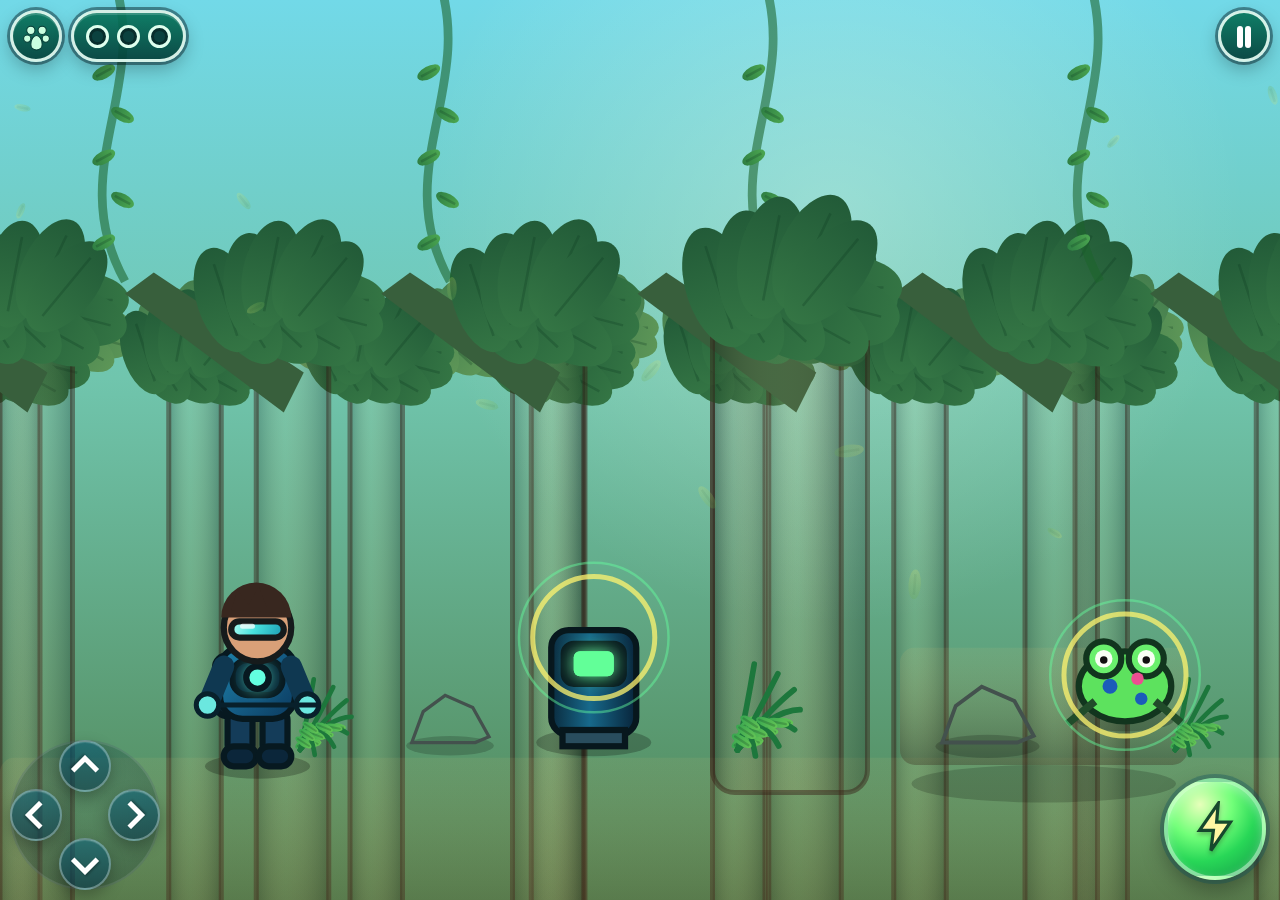
<file: animal-academy-v6/index.html>
<!doctype html>
<html lang="en">
<head>
<meta charset="utf-8">
<meta name="viewport" content="width=device-width,initial-scale=1,maximum-scale=1,user-scalable=no,viewport-fit=cover">
<meta name="apple-mobile-web-app-capable" content="yes">
<meta name="apple-mobile-web-app-status-bar-style" content="black-translucent">
<meta name="theme-color" content="#071812">
<title>Creature Quest Academy v6.2</title>
<style>
*{box-sizing:border-box;-webkit-tap-highlight-color:transparent}
html,body{margin:0;width:100%;height:100%;overflow:hidden;overscroll-behavior:none;background:#071812;font-family:-apple-system,BlinkMacSystemFont,"Segoe UI",Arial,sans-serif}
button{font:inherit;touch-action:none;-webkit-user-select:none;user-select:none}
#game{position:fixed;inset:0;overflow:hidden;background:#10281f}
canvas{display:block;width:100%;height:100%;touch-action:none}
#hud{position:fixed;left:max(10px,env(safe-area-inset-left));top:max(10px,env(safe-area-inset-top));z-index:20;display:flex;gap:9px;align-items:center;pointer-events:none}
.hudOrb{width:52px;height:52px;border-radius:50%;display:grid;place-items:center;border:3px solid rgba(235,255,247,.9);background:linear-gradient(180deg,rgba(7,117,91,.92),rgba(3,63,57,.92));box-shadow:0 0 0 3px rgba(0,25,33,.45),0 7px 18px rgba(0,0,0,.26),inset 0 2px rgba(255,255,255,.16)}
.hudOrb svg{width:33px;height:33px;fill:#c9ffe0;stroke:#063b35;stroke-width:2}
#dataLights{height:52px;padding:0 12px;border-radius:28px;display:flex;gap:8px;align-items:center;border:3px solid rgba(235,255,247,.9);background:linear-gradient(180deg,rgba(7,117,91,.92),rgba(3,63,57,.92));box-shadow:0 0 0 3px rgba(0,25,33,.45),0 7px 18px rgba(0,0,0,.26),inset 0 2px rgba(255,255,255,.16)}
.light{width:23px;height:23px;border-radius:50%;border:3px solid #dfffee;background:#0b423f;box-shadow:inset 0 0 0 3px rgba(0,0,0,.3)}
.light.on{background:radial-gradient(circle,#fff 0 13%,#67ff97 17% 53%,#1dbb68 57%,#086141 62%);box-shadow:0 0 13px #63ff97,inset 0 0 0 3px rgba(0,0,0,.15)}
#pause{position:fixed;right:max(10px,env(safe-area-inset-right));top:max(10px,env(safe-area-inset-top));z-index:30;width:52px;height:52px;border-radius:50%;border:3px solid rgba(235,255,247,.9);background:linear-gradient(180deg,rgba(7,117,91,.92),rgba(3,63,57,.92));box-shadow:0 0 0 3px rgba(0,25,33,.45),0 7px 18px rgba(0,0,0,.26);padding:0}
#pause:before,#pause:after{content:"";position:absolute;top:13px;width:6px;height:22px;border-radius:3px;background:#fff}
#pause:before{left:16px}#pause:after{right:16px}
#controls{position:fixed;inset:0;z-index:30;pointer-events:none}
#dpad{position:absolute;left:max(10px,env(safe-area-inset-left));bottom:max(10px,env(safe-area-inset-bottom));width:150px;height:150px;border-radius:50%;background:radial-gradient(circle,rgba(8,84,95,.16),rgba(0,25,34,.28));box-shadow:inset 0 0 0 2px rgba(255,255,255,.10);pointer-events:none}
.dir{position:absolute;width:52px;height:52px;border-radius:50%;border:2px solid rgba(239,255,250,.34);background:linear-gradient(180deg,rgba(12,99,126,.56),rgba(3,55,76,.56));box-shadow:0 6px 15px rgba(0,0,0,.27),inset 0 1px rgba(255,255,255,.12);pointer-events:auto}
.dir:after{content:"";position:absolute;left:50%;top:50%;width:15px;height:15px;border-left:5px solid #fff;border-bottom:5px solid #fff;filter:drop-shadow(0 2px 1px rgba(0,0,0,.25))}
#up{left:49px;top:0}#up:after{transform:translate(-50%,-35%) rotate(135deg)}
#down{left:49px;bottom:0}#down:after{transform:translate(-50%,-65%) rotate(-45deg)}
#left{left:0;top:49px}#left:after{transform:translate(-35%,-50%) rotate(45deg)}
#right{right:0;top:49px}#right:after{transform:translate(-65%,-50%) rotate(-135deg)}
#action{position:absolute;right:max(14px,env(safe-area-inset-right));bottom:max(20px,env(safe-area-inset-bottom));width:102px;height:102px;border-radius:50%;border:4px solid rgba(246,255,247,.48);background:radial-gradient(circle at 34% 24%,#e6ffba,#72ff79 34%,#28d757 60%,#129447 100%);box-shadow:0 0 0 4px rgba(9,75,95,.32),0 10px 22px rgba(0,0,0,.34),inset 0 4px 10px rgba(255,255,255,.35);pointer-events:auto}
#action svg{width:52px;height:52px;fill:#fff7a3;stroke:#16482d;stroke-width:4;filter:drop-shadow(0 3px 2px rgba(0,0,0,.25))}
#overlay{position:fixed;inset:0;z-index:50;display:none;align-items:center;justify-content:center;padding:18px;background:rgba(0,13,16,.74);backdrop-filter:blur(7px);-webkit-backdrop-filter:blur(7px)}
#overlay.show{display:flex}
.card{width:min(720px,100%);max-height:88vh;overflow:auto;padding:20px;border-radius:26px;color:#fff;background-color:#073f51;background-image:linear-gradient(rgba(104,255,165,.07) 1px,transparent 1px),linear-gradient(90deg,rgba(104,255,165,.07) 1px,transparent 1px),radial-gradient(circle at 50% 0,rgba(78,218,255,.20),transparent 42%);background-size:22px 22px,22px 22px,auto;border:3px solid #d8fff0;box-shadow:0 25px 80px rgba(0,0,0,.5)}
.card h2{margin:0 0 12px;font-size:clamp(24px,4vw,36px);line-height:1.08}
.card p{line-height:1.45}
.choices{display:grid;grid-template-columns:1fr 1fr;gap:10px}
.choice{min-height:58px;border:3px solid #102025;border-radius:16px;background:#fff;color:#102025;font-weight:900;padding:10px;box-shadow:0 4px 0 rgba(0,0,0,.25)}
.choice.good{background:#a2f6ac}.choice.bad{background:#ff9da8}
@media(max-width:700px){.choices{grid-template-columns:1fr}.card{padding:16px}}
</style>
</head>
<body>
<div id="game"><canvas id="world"></canvas></div>
<div id="hud">
  <div class="hudOrb" aria-hidden="true">
    <svg viewBox="0 0 64 64"><circle cx="21" cy="20" r="8"/><circle cx="43" cy="20" r="8"/><circle cx="14" cy="36" r="7"/><circle cx="50" cy="36" r="7"/><path d="M21 47c0-10 6-17 11-17s11 7 11 17c0 7-5 11-11 11S21 54 21 47Z"/></svg>
  </div>
  <div id="dataLights"><i class="light"></i><i class="light"></i><i class="light"></i></div>
</div>
<button id="pause" aria-label="Pause"></button>
<div id="controls">
  <div id="dpad"><button id="up" class="dir" aria-label="Jump"></button><button id="down" class="dir" aria-label="Down"></button><button id="left" class="dir" aria-label="Move left"></button><button id="right" class="dir" aria-label="Move right"></button></div>
  <button id="action" aria-label="Action"><svg viewBox="0 0 64 64"><path d="M36 3 13 36h17l-3 25 24-35H34Z"/></svg></button>
</div>
<div id="overlay"><div id="card" class="card"></div></div>
<script>
"use strict";
const canvas=document.getElementById("world"),ctx=canvas.getContext("2d");
const overlay=document.getElementById("overlay"),card=document.getElementById("card");
const H=720,LEVEL_W=4300,GROUND=606;
let dpr=1,viewW=1280,scale=1,last=performance.now(),camera=0,time=0;
const input={left:false,right:false,down:false};
const player={x:170,y:GROUND-126,w:72,h:126,vx:0,vy:0,speed:345,jump:720,onGround:false,face:1,run:0,land:0};
const state={data:0,history:[]};
try{Object.assign(state,JSON.parse(localStorage.getItem("cq_v6_state")||"{}"))}catch(e){}
function save(){try{localStorage.setItem("cq_v6_state",JSON.stringify(state))}catch(e){}}
const platforms=[
 {x:0,y:GROUND,w:LEVEL_W,h:180},
 {x:720,y:518,w:230,h:94},{x:1045,y:454,w:245,h:118},{x:1385,y:520,w:250,h:100},
 {x:1730,y:448,w:240,h:128},{x:2100,y:392,w:225,h:140},{x:2435,y:475,w:275,h:112},
 {x:2830,y:414,w:245,h:124},{x:3185,y:350,w:265,h:145},{x:3570,y:430,w:265,h:124}
];
const entities=[
 {id:"scanner",x:475,y:GROUND-102,type:"scanner",done:false},
 {id:"frog",x:900,y:GROUND-72,type:"animal",done:false},
 {id:"toucan",x:1530,y:458,type:"animal",done:false},
 {id:"sloth",x:2240,y:327,type:"animal",done:false},
 {id:"baby",x:3740,y:365,type:"rescue",done:false}
];
const questions={
 scanner:{q:"Scanner reading: 347. Which digit is in the tens place?",a:"4",o:["3","4","7","0"],skill:"Place value: tens"},
 frog:{q:"Which word begins with wh?",a:"whale",o:["phone","whale","ring","cat"],skill:"Phonics: wh"},
 toucan:{q:"7 + 5 = ?",a:"12",o:["10","11","12","13"],skill:"Math facts: addition"},
 sloth:{q:"Which adaptation helps a sloth hang from branches?",a:"Long curved claws",o:["Long curved claws","Hooves","Fins","Feathers"],skill:"Reading: informational text"},
 baby:{q:"Which field note gives the most useful detail?",a:"The baby sloth is high in a leafy tree beside the waterfall.",o:["The sloth is there.","The baby sloth is high in a leafy tree beside the waterfall.","Sloth.","It is an animal."],skill:"Writing: add details"}
};
const ambience=Array.from({length:32},(_,i)=>({x:(i*173)%LEVEL_W,y:80+(i*71)%420,s:.55+(i%5)*.11,p:i*.7}));
const atlas=new Image();atlas.src="assets/cq_v6_texture_atlas.webp?v=62";
const AT={cliff:[0,0,256,256],bark:[256,0,256,256],foliage:[512,0,256,256],water:[0,256,256,256],stone:[256,256,256,256],vine:[512,256,256,256],ground:[0,512,256,256],grass:[256,512,512,256]};
function drawAtlasTile(name,x,y,w,h,alpha=1){
 if(!atlas.complete||!atlas.naturalWidth)return false;
 const a=AT[name];ctx.save();ctx.globalAlpha=alpha;ctx.beginPath();ctx.rect(x,y,w,h);ctx.clip();
 const tw=name==="grass"?256:180,th=name==="grass"?128:180;
 for(let yy=y;yy<y+h;yy+=th)for(let xx=x;xx<x+w;xx+=tw)ctx.drawImage(atlas,a[0],a[1],a[2],a[3],xx,yy,tw,th);
 ctx.restore();return true
}
function resize(){
 dpr=Math.min(devicePixelRatio||1,2);
 canvas.width=Math.round(innerWidth*dpr);canvas.height=Math.round(innerHeight*dpr);
 scale=canvas.height/H;viewW=canvas.width/scale;
}
addEventListener("resize",resize);resize();
function setData(n){state.data=n;document.querySelectorAll(".light").forEach((e,i)=>e.classList.toggle("on",i<n));save()}
setData(state.data||0);
function nearEntity(){let hit=null,dist=1e9;for(const e of entities){if(e.done)continue;const d=Math.abs((player.x+player.w/2)-e.x);if(d<dist){dist=d;hit=e}}return dist<125?hit:null}
function question(e){
 const q=questions[e.id],first={value:true};
 card.innerHTML='<h2>'+q.q+'</h2><div class="choices">'+q.o.map((v,i)=>'<button class="choice" data-i="'+i+'">'+v+'</button>').join("")+'</div>';
 overlay.classList.add("show");input.left=input.right=false;
 card.querySelectorAll(".choice").forEach(b=>b.onclick=()=>{const s=q.o[+b.dataset.i],ok=s===q.a;
   if(first.value){state.history.push({time:new Date().toISOString(),skill:q.skill,question:q.q,selected:s,correctAnswer:q.a,isCorrect:ok});first.value=false;save()}
   if(ok){b.classList.add("good");setTimeout(()=>{overlay.classList.remove("show");e.done=true;if(e.type==="animal")setData(Math.min(3,state.data+1));if(e.type==="rescue")celebrate()},430)}
   else{b.classList.add("bad");setTimeout(()=>b.classList.remove("bad"),420)}
 });
}
function action(){if(overlay.classList.contains("show"))return;const e=nearEntity();if(e)question(e)}
function celebrate(){card.innerHTML='<h2>Rescue complete!</h2><p>The baby sloth is safe. Your field data and school skills helped finish the mission.</p><button class="choice" id="close">Keep exploring</button>';overlay.classList.add("show");document.getElementById("close").onclick=()=>overlay.classList.remove("show")}
function physics(dt){
 if(overlay.classList.contains("show"))return;
 player.vx=(input.right?player.speed:0)-(input.left?player.speed:0);if(player.vx)player.face=Math.sign(player.vx);
 player.vy+=1650*dt;player.x+=player.vx*dt;player.y+=player.vy*dt;player.x=Math.max(0,Math.min(LEVEL_W-player.w,player.x));player.onGround=false;
 for(const p of platforms){if(player.x+player.w>p.x&&player.x<p.x+p.w&&player.y+player.h>=p.y&&player.y+player.h<=p.y+48&&player.vy>=0){if(player.vy>340)player.land=.18;player.y=p.y-player.h;player.vy=0;player.onGround=true}}
 if(player.y>H+350){player.x=170;player.y=GROUND-player.h;player.vy=0}
 if(Math.abs(player.vx)>5&&player.onGround)player.run+=dt*11;
 if(player.land>0)player.land-=dt;
 const target=Math.max(0,Math.min(LEVEL_W-viewW,player.x-viewW*.38));camera+=(target-camera)*Math.min(1,dt*6.2)
}
function jump(){if(player.onGround&&!overlay.classList.contains("show")){player.vy=-player.jump;player.onGround=false}}
function round(x,y,w,h,r){ctx.beginPath();ctx.roundRect?ctx.roundRect(x,y,w,h,r):ctx.rect(x,y,w,h)}
function leaf(x,y,rx,ry,a,c1,c2){
 ctx.save();ctx.translate(x,y);ctx.rotate(a);let g=ctx.createLinearGradient(-rx,0,rx,0);g.addColorStop(0,c1);g.addColorStop(1,c2);ctx.fillStyle=g;ctx.beginPath();ctx.ellipse(0,0,rx,ry,0,0,Math.PI*2);ctx.fill();ctx.strokeStyle="rgba(10,55,30,.25)";ctx.lineWidth=2;ctx.beginPath();ctx.moveTo(-rx*.7,0);ctx.lineTo(rx*.7,0);ctx.stroke();ctx.restore()
}
function canopyCluster(x,y,s,dark){
 const colors=dark?["#225b38","#347544"]:["#447e4e","#5d9657"];
 for(let i=0;i<10;i++){const a=i/10*Math.PI*2,rr=(38+(i%3)*8)*s;leaf(x+Math.cos(a)*rr*.68,y+Math.sin(a)*rr*.35,32*s,17*s,a*.4,colors[0],colors[1])}
}
function barkTrunk(x,y,w,h,c1,c2){
 ctx.save();round(x,y,w,h,18);ctx.clip();
 if(!drawAtlasTile("bark",x,y,w,h,.92)){let g=ctx.createLinearGradient(x,0,x+w,0);g.addColorStop(0,c1);g.addColorStop(.45,c2);g.addColorStop(1,c1);ctx.fillStyle=g;ctx.fillRect(x,y,w,h)}
 let shade=ctx.createLinearGradient(x,0,x+w,0);shade.addColorStop(0,"rgba(0,0,0,.20)");shade.addColorStop(.4,"rgba(255,220,150,.08)");shade.addColorStop(1,"rgba(0,0,0,.24)");ctx.fillStyle=shade;ctx.fillRect(x,y,w,h);ctx.restore();
 ctx.strokeStyle="rgba(55,31,22,.46)";ctx.lineWidth=4;round(x,y,w,h,18);ctx.stroke()
}
function sky(){
 let g=ctx.createLinearGradient(0,0,0,H);g.addColorStop(0,"#72d9e8");g.addColorStop(.42,"#70c5ad");g.addColorStop(1,"#4f8453");ctx.fillStyle=g;ctx.fillRect(0,0,viewW,H);
 let mist=ctx.createRadialGradient(viewW*.65,170,10,viewW*.65,170,330);mist.addColorStop(0,"rgba(244,255,235,.30)");mist.addColorStop(1,"rgba(244,255,235,0)");ctx.fillStyle=mist;ctx.fillRect(0,0,viewW,H);
 // far canopy
 ctx.save();ctx.translate(-(camera*.05)%220,0);for(let x=-260;x<viewW+400;x+=105){canopyCluster(x,260+(x%210)*.04,.9,false)}ctx.restore();
 // far trunks
 ctx.save();ctx.translate(-(camera*.13)%300,0);
 for(let x=-300;x<viewW+600;x+=145){barkTrunk(x,285,42,H-250,"#3e6444","#52794e");canopyCluster(x+21,282,1.08,true)}
 ctx.restore();
 // mid trunks & branches
 ctx.save();ctx.translate(-(camera*.22)%410,0);
 for(let x=-410;x<viewW+820;x+=205){barkTrunk(x,230,58,H-180,"#4d603b","#6b7245");ctx.fillStyle="#385f3c";ctx.beginPath();ctx.moveTo(x+22,330);ctx.lineTo(x-105,235);ctx.lineTo(x-82,218);ctx.lineTo(x+38,298);ctx.closePath();ctx.fill();canopyCluster(x+25,240,1.35,true)}
 ctx.restore();
 // hanging vines
 ctx.strokeStyle="rgba(28,100,43,.58)";ctx.lineWidth=7;for(let v=90;v<viewW+80;v+=260){const xx=v-((camera*.19)%260);ctx.beginPath();ctx.moveTo(xx,-20);ctx.bezierCurveTo(xx+32,70,xx-40,135,xx+10,225);ctx.stroke();for(let j=0;j<5;j++)leaf(xx+(j%2?8:-7),58+j*34,10,5,(j%2?.5:-.5),"#2f7f43","#4ba650")}
}
function drawGrassEdge(x,y,w){
 if(atlas.complete&&atlas.naturalWidth){
   ctx.save();ctx.beginPath();ctx.rect(x-8,y-38,w+16,54);ctx.clip();
   const a=AT.grass;for(let xx=x-8;xx<x+w+16;xx+=220)ctx.drawImage(atlas,a[0],a[1],a[2],a[3],xx,y-42,230,77);
   ctx.restore();
 }else{
   let gg=ctx.createLinearGradient(0,y-15,0,y+26);gg.addColorStop(0,"#b9ee5b");gg.addColorStop(.35,"#69bd3f");gg.addColorStop(1,"#368d36");ctx.fillStyle=gg;round(x-6,y-14,w+12,30,13);ctx.fill()
 }
}
function soilTexture(x,y,w,h){
 ctx.save();round(x,y,w,h,12);ctx.clip();
 if(!drawAtlasTile("cliff",x,y,w,h,.94)){let g=ctx.createLinearGradient(0,y,0,y+h);g.addColorStop(0,"#9a6a42");g.addColorStop(.42,"#7b4f34");g.addColorStop(1,"#5f3b29");ctx.fillStyle=g;ctx.fillRect(x,y,w,h)}
 let shade=ctx.createLinearGradient(0,y,0,y+h);shade.addColorStop(0,"rgba(255,205,118,.08)");shade.addColorStop(1,"rgba(48,26,16,.30)");ctx.fillStyle=shade;ctx.fillRect(x,y,w,h);ctx.restore()
}
function terrain(){
 ctx.save();ctx.translate(-camera,0);
 soilTexture(0,GROUND,LEVEL_W,180);drawGrassEdge(0,GROUND,LEVEL_W);
 // scenic giant trunks
 [[570,215,124],[1840,170,146],[2725,205,130],[3920,160,145]].forEach((a,i)=>{barkTrunk(a[0],a[1],a[2],GROUND-a[1]+28,i%2?"#6f482d":"#765137",i%2?"#95613b":"#9f6e44");canopyCluster(a[0]+a[2]/2,a[1]+15,1.55,true)});
 // platforms
 for(const p of platforms.slice(1)){ctx.fillStyle="rgba(0,0,0,.18)";ctx.beginPath();ctx.ellipse(p.x+p.w/2,p.y+p.h+15,p.w*.46,15,0,0,Math.PI*2);ctx.fill();soilTexture(p.x,p.y,p.w,p.h);drawGrassEdge(p.x,p.y,p.w)}
 // river with illustrated texture
 if(atlas.complete&&atlas.naturalWidth){const a=AT.water;ctx.drawImage(atlas,a[0],a[1],a[2],a[3],1090,GROUND-12,270,80)}
 else{let water=ctx.createLinearGradient(0,GROUND-15,0,GROUND+60);water.addColorStop(0,"#8ceaf0");water.addColorStop(.23,"#3db5c9");water.addColorStop(1,"#197f9b");ctx.fillStyle=water;ctx.fillRect(1090,GROUND-9,270,70)}
 // illustrated vine wall obstacle
 if(atlas.complete&&atlas.naturalWidth){const a=AT.vine;ctx.save();ctx.globalAlpha=.78;ctx.drawImage(atlas,a[0],a[1],a[2],a[3],2340,250,180,350);ctx.restore()}
 // logs
 [[1320,492,122],[2500,448,142]].forEach(a=>{let lg=ctx.createLinearGradient(a[0],0,a[0]+a[2],0);lg.addColorStop(0,"#6f4228");lg.addColorStop(.5,"#9a633a");lg.addColorStop(1,"#634027");ctx.fillStyle=lg;round(a[0],a[1],a[2],30,15);ctx.fill();ctx.strokeStyle="#3f2b22";ctx.lineWidth=4;ctx.stroke()});
 // rocks, ferns, flowers
 for(let x=360;x<LEVEL_W;x+=430){drawRock(x,GROUND-12,0.65+(x%3)*.12)}
 for(let x=240;x<LEVEL_W;x+=350){fern(x,GROUND-6,0.75+(x%4)*.08)}
 ctx.restore()
}
function drawRock(x,y,s){
 ctx.save();ctx.translate(x,y);ctx.scale(s,s);ctx.fillStyle="rgba(0,0,0,.18)";ctx.beginPath();ctx.ellipse(0,4,54,12,0,0,Math.PI*2);ctx.fill();
 ctx.beginPath();ctx.moveTo(-47,0);ctx.lineTo(-33,-38);ctx.lineTo(-6,-58);ctx.lineTo(28,-43);ctx.lineTo(48,-7);ctx.lineTo(31,0);ctx.closePath();ctx.save();ctx.clip();
 if(atlas.complete&&atlas.naturalWidth){const a=AT.stone;ctx.drawImage(atlas,a[0],a[1],a[2],a[3],-55,-65,112,72)}else{ctx.fillStyle="#839089";ctx.fillRect(-55,-65,112,72)}
 ctx.restore();ctx.strokeStyle="#43514d";ctx.lineWidth=4;ctx.stroke();ctx.restore()
}
function fern(x,y,s){
 ctx.save();ctx.translate(x,y);ctx.scale(s,s);ctx.strokeStyle="#1d773c";ctx.lineWidth=5;ctx.lineCap="round";
 for(let i=0;i<7;i++){const a=-1.3+i*.43;ctx.beginPath();ctx.moveTo(0,0);ctx.quadraticCurveTo(Math.cos(a)*30,-35,Math.cos(a)*55,Math.sin(a)*42-35);ctx.stroke();for(let j=1;j<4;j++){const px=Math.cos(a)*j*13,py=-j*8;leaf(px,py,10,4,a*.45,"#39a650","#63c455")}}
 ctx.restore()
}
function scannerArt(x,y){
 ctx.save();ctx.translate(x,y);ctx.fillStyle="rgba(0,0,0,.24)";ctx.beginPath();ctx.ellipse(0,90,46,11,0,0,Math.PI*2);ctx.fill();
 let g=ctx.createLinearGradient(-34,0,34,0);g.addColorStop(0,"#0a2b3e");g.addColorStop(.45,"#17698b");g.addColorStop(1,"#08243a");ctx.fillStyle=g;ctx.strokeStyle="#07171d";ctx.lineWidth=5;round(-34,0,68,84,14);ctx.fill();ctx.stroke();
 ctx.fillStyle="#0b1821";round(-24,11,48,32,8);ctx.fill();ctx.stroke();ctx.fillStyle="#62ff98";round(-16,17,32,20,5);ctx.fill();ctx.shadowColor="#62ff98";ctx.shadowBlur=18;ctx.fill();ctx.shadowBlur=0;
 ctx.fillStyle="#294d5e";ctx.fillRect(-25,80,50,13);ctx.strokeRect(-25,80,50,13);ctx.restore()
}
function frogArt(x,y){
 ctx.save();ctx.translate(x,y);ctx.fillStyle="rgba(0,0,0,.22)";ctx.beginPath();ctx.ellipse(0,42,39,9,0,0,Math.PI*2);ctx.fill();
 ctx.strokeStyle="#12351e";ctx.lineWidth=5;ctx.fillStyle="#5de25e";ctx.beginPath();ctx.ellipse(0,15,37,28,0,0,Math.PI*2);ctx.fill();ctx.stroke();
 ctx.fillStyle="#69f06c";for(const ex of [-17,17]){ctx.beginPath();ctx.arc(ex,-7,14,0,Math.PI*2);ctx.fill();ctx.stroke();ctx.fillStyle="#f8fff4";ctx.beginPath();ctx.arc(ex,-7,7,0,Math.PI*2);ctx.fill();ctx.fillStyle="#111";ctx.beginPath();ctx.arc(ex,-6,3,0,Math.PI*2);ctx.fill();ctx.fillStyle="#69f06c"}
 ctx.fillStyle="#1b5cba";ctx.beginPath();ctx.arc(-12,15,6,0,Math.PI*2);ctx.arc(13,25,5,0,Math.PI*2);ctx.fill();ctx.fillStyle="#ec4e91";ctx.beginPath();ctx.arc(10,9,5,0,Math.PI*2);ctx.fill();
 ctx.strokeStyle="#214c2a";ctx.lineWidth=6;ctx.beginPath();ctx.moveTo(-24,27);ctx.lineTo(-46,45);ctx.moveTo(24,27);ctx.lineTo(46,45);ctx.stroke();ctx.restore()
}
function toucanArt(x,y){
 ctx.save();ctx.translate(x,y);ctx.fillStyle="rgba(0,0,0,.2)";ctx.beginPath();ctx.ellipse(-2,52,34,8,0,0,Math.PI*2);ctx.fill();
 ctx.strokeStyle="#111";ctx.lineWidth=5;ctx.fillStyle="#1c2934";ctx.beginPath();ctx.ellipse(-8,15,29,37,-.12,0,Math.PI*2);ctx.fill();ctx.stroke();
 ctx.fillStyle="#f4f2dd";ctx.beginPath();ctx.ellipse(-5,12,14,23,0,0,Math.PI*2);ctx.fill();
 ctx.fillStyle="#ffd24a";ctx.beginPath();ctx.moveTo(12,-18);ctx.quadraticCurveTo(72,-34,62,2);ctx.quadraticCurveTo(37,19,10,5);ctx.closePath();ctx.fill();ctx.stroke();ctx.strokeStyle="#e96f35";ctx.lineWidth=4;ctx.beginPath();ctx.moveTo(18,-9);ctx.quadraticCurveTo(48,-18,61,-4);ctx.stroke();
 ctx.fillStyle="#fff";ctx.beginPath();ctx.arc(-1,-15,8,0,Math.PI*2);ctx.fill();ctx.fillStyle="#111";ctx.beginPath();ctx.arc(1,-14,3,0,Math.PI*2);ctx.fill();
 ctx.strokeStyle="#ec9b32";ctx.lineWidth=5;ctx.beginPath();ctx.moveTo(-16,46);ctx.lineTo(-22,58);ctx.moveTo(2,47);ctx.lineTo(8,58);ctx.stroke();ctx.restore()
}
function slothArt(x,y,baby){
 ctx.save();ctx.translate(x,y);const s=baby?.74:1;ctx.scale(s,s);ctx.fillStyle="rgba(0,0,0,.2)";ctx.beginPath();ctx.ellipse(0,58,42,9,0,0,Math.PI*2);ctx.fill();
 ctx.strokeStyle="#4b3b31";ctx.lineWidth=5;ctx.fillStyle="#a88a70";ctx.beginPath();ctx.ellipse(0,23,35,39,0,0,Math.PI*2);ctx.fill();ctx.stroke();ctx.fillStyle="#bea184";ctx.beginPath();ctx.ellipse(0,-4,27,25,0,0,Math.PI*2);ctx.fill();ctx.stroke();
 ctx.strokeStyle="#6f5847";ctx.lineWidth=7;ctx.beginPath();ctx.moveTo(-18,29);ctx.lineTo(-44,51);ctx.moveTo(18,29);ctx.lineTo(44,51);ctx.moveTo(-12,54);ctx.lineTo(-24,70);ctx.moveTo(12,54);ctx.lineTo(24,70);ctx.stroke();
 ctx.strokeStyle="#3b3029";ctx.lineWidth=3;for(const xx of [-44,44,-24,24]){ctx.beginPath();ctx.moveTo(xx,51);ctx.lineTo(xx+(xx<0?-10:10),58);ctx.stroke()}
 ctx.strokeStyle="#725e50";ctx.lineWidth=5;ctx.beginPath();ctx.moveTo(-16,-13);ctx.quadraticCurveTo(-8,-23,0,-16);ctx.quadraticCurveTo(8,-23,16,-13);ctx.stroke();
 ctx.fillStyle="#111";ctx.beginPath();ctx.arc(-9,-5,3,0,Math.PI*2);ctx.arc(9,-5,3,0,Math.PI*2);ctx.fill();ctx.restore()
}
function entityArt(e){
 const x=e.x-camera;if(x<-160||x>viewW+160)return;const y=e.y;
 ctx.save();ctx.translate(0,0);
 if(e.id==="scanner")scannerArt(x,y);
 else if(e.id==="frog")frogArt(x,y);
 else if(e.id==="toucan")toucanArt(x,y);
 else if(e.id==="sloth")slothArt(x,y,false);
 else slothArt(x,y,true);
 if(!e.done){const pulse=52+Math.sin(time*4)*5;ctx.strokeStyle="rgba(255,244,111,.75)";ctx.lineWidth=4;ctx.beginPath();ctx.arc(x,y+6,pulse,0,Math.PI*2);ctx.stroke();ctx.strokeStyle="rgba(101,255,157,.45)";ctx.lineWidth=2;ctx.beginPath();ctx.arc(x,y+6,pulse+11,0,Math.PI*2);ctx.stroke()}
 ctx.restore()
}
function playerArt(){
 const x=player.x-camera,y=player.y,bob=player.onGround&&Math.abs(player.vx)>5?Math.sin(player.run)*3:0,leg=Math.sin(player.run)*12* (Math.abs(player.vx)>5&&player.onGround?1:0);
 ctx.save();ctx.translate(x+player.w/2,y+bob);ctx.scale(player.face,1);
 ctx.fillStyle="rgba(0,0,0,.24)";ctx.beginPath();ctx.ellipse(0,player.h+7,42,10,0,0,Math.PI*2);ctx.fill();
 // back pack
 ctx.fillStyle="#14384d";ctx.strokeStyle="#071920";ctx.lineWidth=5;round(-34,44,24,49,10);ctx.fill();ctx.stroke();ctx.fillStyle="#4fe0d0";round(-30,55,16,12,5);ctx.fill();
 // legs
 ctx.save();ctx.translate(-14,87);ctx.rotate(leg*Math.PI/180);ctx.fillStyle="#143c59";round(-10,0,20,38,9);ctx.fill();ctx.stroke();ctx.fillStyle="#0b263a";round(-13,30,26,16,8);ctx.fill();ctx.stroke();ctx.restore();
 ctx.save();ctx.translate(14,87);ctx.rotate(-leg*Math.PI/180);ctx.fillStyle="#143c59";round(-10,0,20,38,9);ctx.fill();ctx.stroke();ctx.fillStyle="#0b263a";round(-13,30,26,16,8);ctx.fill();ctx.stroke();ctx.restore();
 // torso
 let suit=ctx.createLinearGradient(-30,35,31,88);suit.addColorStop(0,"#1e86ad");suit.addColorStop(.5,"#155f88");suit.addColorStop(1,"#0c3d62");ctx.fillStyle=suit;round(-30,37,60,58,18);ctx.fill();ctx.stroke();
 ctx.fillStyle="#082736";round(-20,48,40,28,12);ctx.fill();ctx.stroke();ctx.fillStyle="#63ffe0";ctx.shadowColor="#63ffe0";ctx.shadowBlur=15;ctx.beginPath();ctx.arc(0,62,9,0,Math.PI*2);ctx.fill();ctx.shadowBlur=0;ctx.stroke();
 // arms
 ctx.strokeStyle="#0f3851";ctx.lineWidth=17;ctx.lineCap="round";ctx.beginPath();ctx.moveTo(-27,53);ctx.lineTo(-39,82);ctx.moveTo(27,53);ctx.lineTo(39,82);ctx.stroke();ctx.fillStyle="#6be7df";ctx.beginPath();ctx.arc(-40,84,9,0,Math.PI*2);ctx.arc(40,84,9,0,Math.PI*2);ctx.fill();ctx.strokeStyle="#08202b";ctx.lineWidth=4;ctx.stroke();
 // head
 ctx.fillStyle="#d9a078";ctx.strokeStyle="#161b1c";ctx.lineWidth=5;ctx.beginPath();ctx.arc(0,22,27,0,Math.PI*2);ctx.fill();ctx.stroke();ctx.fillStyle="#38271f";ctx.beginPath();ctx.arc(-1,14,28,Math.PI,Math.PI*2);ctx.fill();
 // hair spikes
 ctx.fillStyle="#38271f";ctx.beginPath();ctx.moveTo(-21,8);ctx.lineTo(-16,-8);ctx.lineTo(-7,4);ctx.lineTo(1,-11);ctx.lineTo(7,5);ctx.lineTo(18,-5);ctx.lineTo(23,11);ctx.closePath();ctx.fill();
 // visor
 let vg=ctx.createLinearGradient(-20,14,20,30);vg.addColorStop(0,"#b8fff4");vg.addColorStop(.45,"#49e2de");vg.addColorStop(1,"#1b9db4");ctx.fillStyle=vg;round(-21,17,42,13,7);ctx.fill();ctx.stroke();ctx.fillStyle="rgba(255,255,255,.72)";round(-14,19,12,4,2);ctx.fill();
 ctx.restore()
}
function foreground(){
 if(atlas.complete&&atlas.naturalWidth){const a=AT.foliage;ctx.save();ctx.globalAlpha=.34;for(let x=-80;x<viewW+180;x+=210)ctx.drawImage(atlas,a[0],a[1],a[2],a[3],x,H-145,220,180);ctx.restore()}
 else{ctx.save();ctx.translate(-(camera*.72),0);for(let x=-90;x<LEVEL_W+150;x+=190){const yy=H-12;for(let i=0;i<5;i++)leaf(x+i*23,yy-(i%2)*22,48,20,-.9+i*.34,"#155c35","#2f8744")}ctx.restore()}
 for(const a of ambience){let x=(a.x-camera*.35+Math.sin(time+a.p)*22),y=a.y+Math.sin(time*.7+a.p)*10;if(x<-50||x>viewW+50)continue;ctx.globalAlpha=.22;leaf(x,y,12*a.s,5*a.s,time*.2+a.p,"#d8e86f","#66a94c");ctx.globalAlpha=1}
}
function interactionCue(){
 const e=nearEntity();if(!e||overlay.classList.contains("show"))return;const x=e.x-camera,y=e.y-76-Math.sin(time*4)*5;
 ctx.save();ctx.translate(x,y);ctx.fillStyle="#77ff8b";ctx.strokeStyle="#11351c";ctx.lineWidth=4;ctx.shadowColor="#67ff8d";ctx.shadowBlur=18;ctx.beginPath();ctx.moveTo(0,18);ctx.lineTo(-14,-5);ctx.lineTo(14,-5);ctx.closePath();ctx.fill();ctx.stroke();ctx.shadowBlur=0;ctx.restore()
}
function draw(){
 ctx.setTransform(scale,0,0,scale,0,0);ctx.clearRect(0,0,viewW,H);
 sky();terrain();for(const e of entities)if(!e.done||e.type==="rescue")entityArt(e);playerArt();interactionCue();foreground()
}
function loop(t){const dt=Math.min(.033,(t-last)/1000);last=t;time+=dt;physics(dt);draw();requestAnimationFrame(loop)}
function bind(id,start,end){const e=document.getElementById(id);for(const ev of ["touchstart","pointerdown"])e.addEventListener(ev,a=>{a.preventDefault();start()},{passive:false});for(const ev of ["touchend","touchcancel","pointerup","pointercancel"])e.addEventListener(ev,a=>{a.preventDefault();end&&end()},{passive:false})}
bind("left",()=>input.left=true,()=>input.left=false);bind("right",()=>input.right=true,()=>input.right=false);bind("up",jump,()=>{});bind("down",()=>input.down=true,()=>input.down=false);bind("action",action,()=>{});
document.getElementById("pause").onclick=()=>{
 const h=state.history,c=h.filter(x=>x.isCorrect).length,acc=h.length?Math.round(c/h.length*100):0;
 card.innerHTML='<h2>Parent / Pause</h2><p>First-attempt learning: <b>'+c+'/'+h.length+'</b>'+(h.length?' • '+acc+'%':'')+'</p><div class="choices"><button class="choice" id="resume">Resume</button></div>';
 overlay.classList.add("show");document.getElementById("resume").onclick=()=>overlay.classList.remove("show")
};
addEventListener("keydown",e=>{if(e.key==="ArrowLeft")input.left=true;if(e.key==="ArrowRight")input.right=true;if(e.key==="ArrowUp"||e.key===" "){e.preventDefault();jump()}if(e.key.toLowerCase()==="e")action()});
addEventListener("keyup",e=>{if(e.key==="ArrowLeft")input.left=false;if(e.key==="ArrowRight")input.right=false});
requestAnimationFrame(t=>{last=t;loop(t)});
</script>
</body>
</html>
</file>
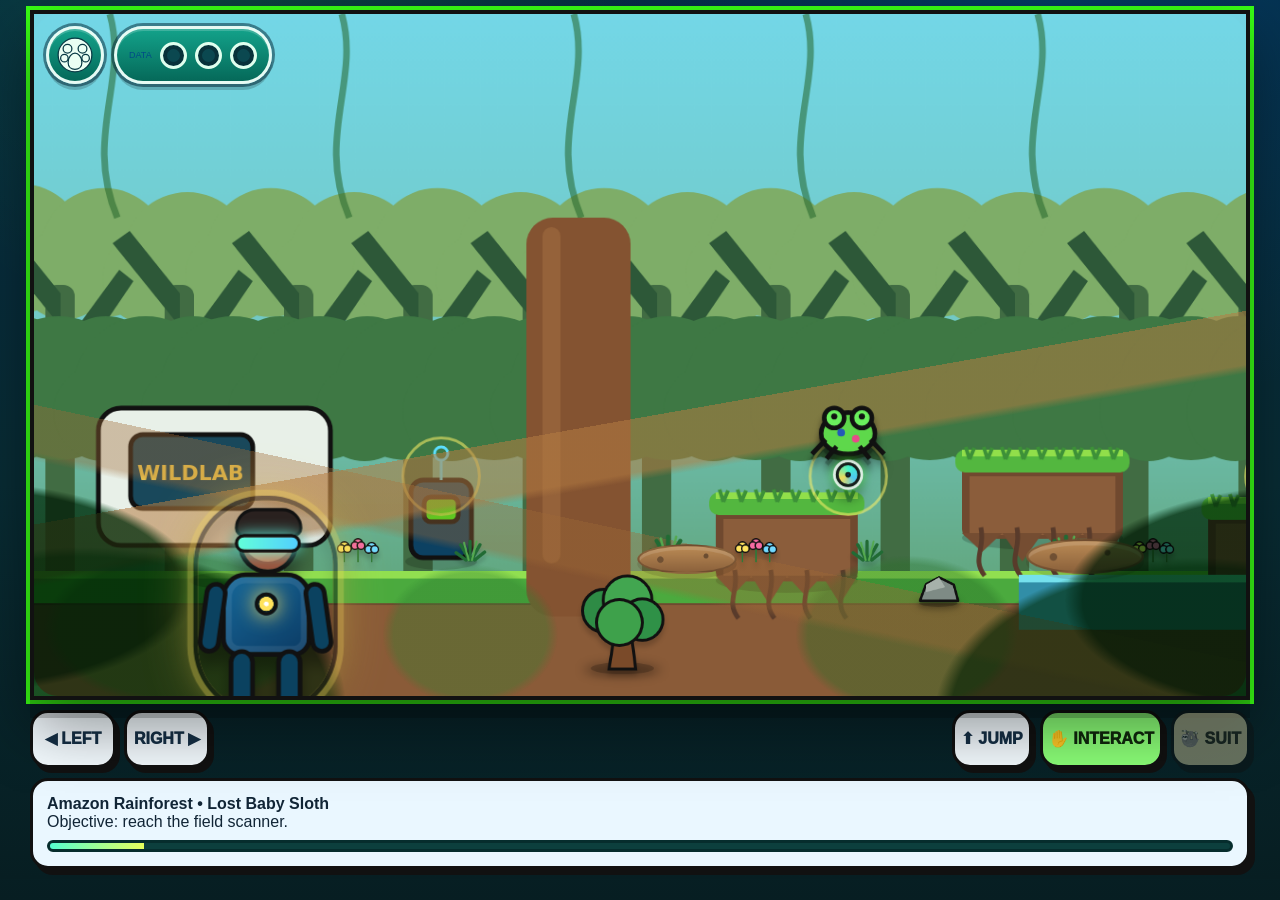
<file: animal-academy/index.html>
<!doctype html>
<html lang="en">
<head>
<meta charset="utf-8">
<meta name="viewport" content="width=device-width, initial-scale=1.0, maximum-scale=1.0, user-scalable=no, viewport-fit=cover">
<meta name="apple-mobile-web-app-capable" content="yes">
<meta name="theme-color" content="#071b24">
<title>Creature Quest Academy — Amazon Rescue</title>
<style>
:root{
  --tech-blue:#004B87;
  --tech-blue-dark:#062f55;
  --creature-green:#39FF14;
  --cartoon-black:#111;
  --sky:#5ed8ff;
  --lime:#b8ff4d;
  --yellow:#ffe85f;
  --paper:#fffef4;
  --ink:#0d1720;
}
*{box-sizing:border-box;-webkit-tap-highlight-color:transparent}
html,body{
  margin:0;min-height:100%;overflow-x:hidden;overscroll-behavior:none;
  font-family:-apple-system,BlinkMacSystemFont,"Arial Rounded MT Bold","Segoe UI",Arial,sans-serif;
  color:#fff;
  background:
    radial-gradient(circle at 18% -10%,rgba(57,255,20,.12),transparent 30%),
    radial-gradient(circle at 82% -4%,rgba(0,75,135,.45),transparent 34%),
    linear-gradient(180deg,#062c43,#082c34 55%,#071e22)
}
button{font:inherit;touch-action:manipulation}
button:focus-visible{outline:4px solid #fff;outline-offset:3px}
#app{max-width:1240px;margin:auto;padding:10px}
.top{display:flex;justify-content:space-between;align-items:center;gap:10px;flex-wrap:wrap;margin-bottom:8px}
.brand{
  font-weight:1000;font-size:clamp(19px,2.5vw,24px);letter-spacing:-.4px;
  color:#fff;text-shadow:3px 3px 0 #111,0 5px 14px rgba(0,0,0,.35)
}
.ver{
  display:inline-flex;margin-left:7px;padding:5px 10px;border-radius:999px;
  background:var(--creature-green);color:#10240d;border:3px solid #111;
  font-size:11px;font-weight:1000;letter-spacing:.5px;box-shadow:3px 4px 0 #111
}

.game{
  position:relative;isolation:isolate;overflow:hidden;
  min-height:clamp(390px,62svh,760px);
  border:4px solid var(--cartoon-black);border-radius:28px;
  background:
    linear-gradient(180deg,rgba(255,255,255,.12),transparent 18%),
    radial-gradient(ellipse at 22% 72%,rgba(44,116,54,.45),transparent 24%),
    radial-gradient(ellipse at 76% 68%,rgba(41,97,43,.35),transparent 26%),
    linear-gradient(180deg,#65a968 0%,#4c9254 42%,#3b783f 70%,#2b6035 100%);
  box-shadow:0 18px 0 rgba(0,0,0,.20),0 28px 60px rgba(0,0,0,.42)
}
.game.active,.game:focus-within{
  box-shadow:0 18px 0 rgba(0,0,0,.20),0 28px 60px rgba(0,0,0,.42),0 0 0 4px var(--creature-green)
}
.game::before{
  content:"";position:absolute;inset:0;z-index:0;pointer-events:none;border-radius:24px;
  background:
    linear-gradient(170deg,transparent 0 57%,rgba(180,124,66,.55) 57% 63%,transparent 64%),
    linear-gradient(192deg,transparent 0 69%,rgba(159,106,55,.38) 69% 74%,transparent 75%),
    radial-gradient(ellipse at 12% 90%,rgba(40,113,42,.4) 0 8%,transparent 9%),
    radial-gradient(ellipse at 36% 91%,rgba(48,128,48,.36) 0 7%,transparent 8%),
    radial-gradient(ellipse at 72% 91%,rgba(41,111,39,.4) 0 8%,transparent 9%)
}
canvas{
  display:block;width:100%;height:100%;min-height:clamp(390px,62svh,760px);
  border-radius:24px;touch-action:none;
  background:
    repeating-linear-gradient(115deg,rgba(255,255,255,.02) 0 2px,transparent 2px 18px),
    linear-gradient(180deg,#6caf70,#4e9255 52%,#3f7b45 100%)
}
.environmentLayer,.creatureLayer,.actorLayer{position:absolute;inset:0;overflow:hidden;border-radius:24px;pointer-events:none}
.environmentLayer{z-index:2}.creatureLayer{z-index:5}.actorLayer{z-index:6}

/* vector habitat */
.worldDecor{position:absolute;transform-origin:bottom center;will-change:left,top,transform;pointer-events:none}
.grassSVG,.flowerSVG,.treeSVG,.rockSVG{display:block;overflow:visible;filter:drop-shadow(0 7px 3px rgba(0,0,0,.18))}
.pathPatch{
  width:140px;height:42px;border-radius:50%;
  background:
    radial-gradient(circle at 22% 52%,#705033 0 4px,transparent 5px),
    radial-gradient(circle at 70% 38%,#6b4d31 0 3px,transparent 4px),
    linear-gradient(180deg,#bb8b55,#8c623c);
  border:3px solid rgba(74,48,29,.42);
  box-shadow:inset 0 5px rgba(255,255,255,.12),0 7px 0 rgba(61,44,25,.16)
}
.treeObstacle,.rockObstacle{position:absolute;transform-origin:bottom center}
.treeObstacle .shadow,.rockObstacle .shadow{
  position:absolute;left:50%;bottom:-3px;transform:translateX(-50%);
  background:rgba(0,0,0,.28);filter:blur(7px);border-radius:50%
}
.treeObstacle .shadow{width:105px;height:20px}.rockObstacle .shadow{width:72px;height:16px}

/* high-tech player */
.playerAnchor{position:absolute;width:82px;height:114px;transform-origin:top left;will-change:left,top,transform;pointer-events:none}
.playerAvatar{
  --suit-color:#ffd85e;
  position:relative;width:82px;height:114px;
  filter:drop-shadow(0 9px 5px rgba(0,0,0,.36));
  animation:idleBreath 1.45s ease-in-out infinite
}
.playerAvatar.moving{animation:runBob .32s ease-in-out infinite}
.playerAvatar.airborne{animation:airFloat .46s ease-in-out infinite alternate}
@keyframes idleBreath{0%,100%{transform:translateY(0) scale(1)}50%{transform:translateY(-5px) scale(1.015)}}
@keyframes runBob{0%,100%{transform:translateY(0) rotate(-1deg)}50%{transform:translateY(-6px) rotate(1deg)}}
@keyframes airFloat{to{transform:translateY(-4px) rotate(-2deg)}}
.power-cheetah{--suit-color:#39FF14}
.power-falcon{--suit-color:#5ed8ff}
.power-elephant{--suit-color:#6b42d9}
.power-sloth{--suit-color:#ffe35c}
.avatarGlow{
  position:absolute;inset:-4px 0 -1px;border-radius:42px;
  opacity:.38;transition:.2s;
  box-shadow:
    0 0 0 3px #111,
    0 0 0 7px var(--suit-color),
    0 0 18px var(--suit-color),
    0 0 38px var(--suit-color)
}
.playerAvatar.suitOn .avatarGlow{opacity:1;animation:suitAura .86s ease-in-out infinite}
@keyframes suitAura{50%{filter:brightness(1.7);transform:scale(1.07)}}
.avatarHead{position:absolute;left:24px;top:4px;width:35px;height:35px;border-radius:50%;background:linear-gradient(145deg,#e6ad80,#b87050);border:3px solid #111;box-shadow:inset 0 -5px #98543d}
.avatarHair{position:absolute;left:22px;top:0;width:40px;height:19px;border-radius:24px 24px 11px 11px;background:#2a211f;border:2px solid #111}
.avatarVisor{position:absolute;left:22px;top:15px;width:39px;height:11px;border-radius:7px;background:linear-gradient(90deg,#63ffda,#52cfff);border:2px solid #111;box-shadow:0 0 10px #65f4e1}
.avatarBody{position:absolute;left:15px;top:37px;width:52px;height:47px;border-radius:16px 16px 12px 12px;background:linear-gradient(145deg,#17689a,#0c3c65);border:3px solid #111;box-shadow:inset 0 0 0 4px rgba(255,255,255,.08)}
.playerAvatar.suitOn .avatarBody{background:linear-gradient(145deg,var(--suit-color),#163443);box-shadow:0 0 20px var(--suit-color),inset 0 0 0 4px rgba(255,255,255,.13)}
.avatarChest{position:absolute;left:34px;top:48px;width:15px;height:15px;border-radius:50%;background:radial-gradient(circle,#fff 0 18%,var(--suit-color) 22% 58%,#091b20 62%);border:2px solid #111;box-shadow:0 0 13px var(--suit-color)}
.avatarArm,.avatarLeg{position:absolute;background:#0b4260;border:3px solid #111;border-radius:10px}
.avatarArm{width:15px;height:41px;top:42px}.avatarArm.a1{left:4px;transform:rotate(8deg)}.avatarArm.a2{right:4px;transform:rotate(-8deg)}
.avatarLeg{width:17px;height:37px;top:79px}.avatarLeg.l1{left:19px}.avatarLeg.l2{right:19px}
.playerAvatar.suitOn .avatarArm,.playerAvatar.suitOn .avatarLeg{background:linear-gradient(180deg,var(--suit-color),#17313c)}
.transforming .playerAvatar{animation:transformScale .78s cubic-bezier(.2,.8,.2,1)}
@keyframes transformScale{0%{transform:scale(1)}32%{transform:scale(1.2) rotate(-2deg)}62%{transform:scale(1.2) rotate(2deg)}100%{transform:scale(1)}}

/* creature data cards */
.creatureAnchor{position:absolute;width:142px;height:146px;transform-origin:bottom center;will-change:left,top,transform}
.creatureCard{position:absolute;left:50%;bottom:0;transform:translateX(-50%);width:142px;min-height:134px;padding:9px;text-align:center;border-radius:24px;background:linear-gradient(180deg,#005995,#00375e);border:3px solid #111;box-shadow:0 8px 0 #111,0 12px 26px rgba(0,0,0,.35);animation:creatureIdle 1.8s ease-in-out infinite}
@keyframes creatureIdle{50%{transform:translateX(-50%) translateY(-8px)}}
.creatureAnchor.scanned .creatureCard{opacity:.58;filter:saturate(.65)}
.speciesBadge{display:inline-block;padding:4px 8px;border-radius:999px;background:var(--creature-green);color:#09270a;border:2px solid #111;font-size:10px;font-weight:1000;letter-spacing:.35px;text-transform:uppercase}
.creatureArt{height:58px;margin:6px auto 2px;display:flex;align-items:center;justify-content:center}
.creatureArt svg{width:64px;height:58px;filter:drop-shadow(0 5px 0 rgba(0,0,0,.22))}
.powerDisc{position:relative;width:29px;height:29px;margin:1px auto 0;border-radius:50%;background:conic-gradient(#39FF14,#5ed8ff,#ffe75a,#39FF14);border:3px solid #111;box-shadow:0 0 0 3px #fff,0 0 15px #39FF14}
.powerDisc::after{content:"";position:absolute;inset:7px;border-radius:50%;background:#00365e;border:2px solid #111}
.creatureName{margin-top:7px;font-size:11px;font-weight:1000;color:#fff;text-shadow:2px 2px #111}

/* arcade tech HUD */
.hud{
  position:absolute;top:12px;right:12px;z-index:10;display:grid;grid-template-columns:repeat(2,minmax(92px,auto));gap:7px;padding:9px;border-radius:20px;
  background:linear-gradient(180deg,rgba(0,75,135,.88),rgba(0,49,91,.76));
  border:3px solid #111;
  box-shadow:5px 6px 0 #111,0 0 22px rgba(57,255,20,.23);
  backdrop-filter:blur(14px);-webkit-backdrop-filter:blur(14px)
}
.pill,.btn{border:3px solid #111;background:#fff;color:#102034;border-radius:14px;padding:8px 10px;font-weight:1000;box-shadow:2px 3px 0 #111}
.hud .pill{background:#effaff}
.hud .pill.bump{animation:hudBump .38s ease}
@keyframes hudBump{35%{transform:scale(1.12);background:#d7ffc9}}
#livesPill::before{content:"LIFE ";font-size:9px;color:#004B87}#xpPill::before{content:"SCORE ";font-size:9px;color:#004B87}#dataPill::before{content:"DATA ";font-size:9px;color:#004B87}#pawsPill::before{content:"TOKENS ";font-size:9px;color:#004B87}
.mission{position:absolute;top:12px;left:12px;right:12px;z-index:9;display:flex;justify-content:space-between;gap:8px;pointer-events:none;padding-right:min(52%,520px)}
.mission>div{padding:9px 11px;border-radius:15px;background:#004B87;border:3px solid #111;box-shadow:4px 5px 0 #111}
#missionBox{max-width:620px}#missionBox b{display:block;color:#fff36b;font-size:13px}#missionBox span{font-size:12px;color:#fff}

/* tech overlay */
.overlay{position:absolute;inset:0;z-index:25;display:none;align-items:center;justify-content:center;padding:14px;background:rgba(0,12,25,.78)}
.overlay.show{display:flex}
.dialog{
  position:relative;width:min(760px,100%);overflow:hidden;padding:18px;border-radius:24px;
  color:#fff;background-color:#003e70;
  background-image:
    linear-gradient(rgba(57,255,20,.10) 1px,transparent 1px),
    linear-gradient(90deg,rgba(57,255,20,.10) 1px,transparent 1px),
    radial-gradient(circle at 50% 20%,rgba(94,216,255,.20),transparent 44%);
  background-size:24px 24px,24px 24px,auto;
  border:4px solid #111;
  box-shadow:7px 8px 0 #111,0 0 26px rgba(57,255,20,.35)
}
.dialog::before{content:"CREATURE TECH // FIELD SYSTEM";display:block;margin:-18px -18px 14px;padding:8px 12px;background:#012b4d;border-bottom:3px solid #111;color:var(--creature-green);font-size:11px;font-weight:1000;letter-spacing:1px}
.speaker{font-size:12px;color:var(--creature-green);font-weight:1000;text-transform:uppercase;letter-spacing:.6px}
.dialog h2{margin:7px 0 11px;font-size:clamp(24px,5vw,36px);text-shadow:3px 3px #111}
.choices{display:grid;grid-template-columns:1fr 1fr;gap:9px}
.choice{min-height:60px;border:3px solid #111;border-radius:15px;background:#fff;color:#13202c;font-size:17px;font-weight:1000;padding:10px;box-shadow:3px 4px 0 #111}
.choice.good{background:#a6ff91}.choice.bad{background:#ff9fa8}
.fact{margin-top:11px;padding:12px;border-radius:14px;background:#fff;color:#14212b;border:3px solid #111;box-shadow:3px 4px 0 #111}
.actions{display:flex;justify-content:flex-end;gap:8px;flex-wrap:wrap;margin-top:13px}.gold{background:#ffe45f;color:#332700}

/* creature discovery tech panel */
.discoveryGrid{display:grid;grid-template-columns:200px 1fr;gap:16px;align-items:center}
.discFrame{width:180px;height:180px;margin:auto;border-radius:50%;display:grid;place-items:center;background:
  radial-gradient(circle,#083d69 0 48%,#39FF14 49% 53%,#fff 54% 58%,#004B87 59%);
  border:4px solid #111;box-shadow:0 0 0 6px #39FF14,0 0 30px #39FF14}
.discAnimal{width:116px;height:116px;display:grid;place-items:center}
.discAnimal svg{width:112px;height:112px;filter:drop-shadow(0 6px 0 rgba(0,0,0,.28))}
.scanLabel{color:#39FF14;font-size:11px;font-weight:1000;letter-spacing:.7px}
.hostRow{display:flex;align-items:flex-end;gap:12px;margin-top:16px}
.hostPortrait{position:relative;flex:0 0 78px;height:88px;border-radius:18px 18px 8px 8px;background:#55c9ff;border:3px solid #111;box-shadow:3px 4px 0 #111;overflow:hidden}
.hostPortrait .hostHead{position:absolute;left:19px;top:14px;width:40px;height:42px;border-radius:50%;background:#e4ad7f;border:3px solid #111}
.hostPortrait .hostHair{position:absolute;left:16px;top:9px;width:47px;height:24px;border-radius:28px 28px 10px 10px;background:#4b2e24;border:3px solid #111}
.hostPortrait.leo{background:#9b72ff}.hostPortrait.leo .hostHair{background:#2f2522}
.hostPortrait::after{content:"";position:absolute;left:13px;bottom:-16px;width:52px;height:46px;border-radius:18px;background:#004B87;border:3px solid #111}
.talkBubble{position:relative;flex:1;background:#fff;color:#17212b;border:3px solid #111;border-radius:18px;padding:12px 14px;font-weight:900;line-height:1.35;box-shadow:4px 5px 0 #111}
.talkBubble::before{content:"";position:absolute;left:-18px;bottom:20px;width:28px;height:28px;background:#fff;border-left:3px solid #111;border-bottom:3px solid #111;transform:rotate(45deg)}

/* standard UI */
.controls{display:grid;grid-template-columns:1fr auto;gap:10px;align-items:end;margin-top:10px}
.pad{display:flex;gap:8px}
.ctrl{min-width:70px;min-height:58px;border:3px solid #111;border-radius:18px;background:#f4fbff;color:#163047;font-weight:1000;box-shadow:4px 5px 0 #111;transition:.12s}
.ctrl:active{transform:translate(2px,3px);box-shadow:2px 2px 0 #111}
.ctrl.go{min-width:86px}.ctrl.interact{background:#8bff77;color:#10290d}.ctrl.power{background:#ffe45f;color:#322600}.ctrl:disabled{opacity:.4;filter:saturate(.4)}
.panel{margin-top:10px;padding:14px;border-radius:18px;background:#eaf7ff;color:#112536;border:3px solid #111;box-shadow:5px 6px 0 #111}
.progress{height:12px;margin-top:9px;border:3px solid #111;border-radius:999px;background:#b8d2df;overflow:hidden}
.progress span{display:block;height:100%;width:8%;background:linear-gradient(90deg,#39FF14,#5ed8ff,#ffe45f)}
.toast{position:absolute;left:50%;bottom:14px;z-index:30;transform:translate(-50%,18px);opacity:0;padding:9px 13px;border-radius:999px;background:#fff;color:#13202b;border:3px solid #111;box-shadow:4px 5px 0 #111;font-weight:1000;font-size:13px;transition:.2s}.toast.show{opacity:1;transform:translate(-50%,0)}

#powerFlash{position:absolute;inset:0;z-index:16;pointer-events:none;opacity:0;background:radial-gradient(circle at 50% 55%,rgba(255,255,255,.78),rgba(57,255,20,.30) 34%,transparent 67%)}#powerFlash.fire{animation:powerFlash .7s ease-out}
@keyframes powerFlash{0%{opacity:0}18%{opacity:1}55%{opacity:.42}100%{opacity:0}}
#screenFlash{position:fixed;inset:0;z-index:9999;pointer-events:none;opacity:0;background:radial-gradient(circle at center,#fff 0 7%,#b9fff1 11%,rgba(57,255,20,.55) 24%,rgba(0,75,135,.25) 46%,transparent 72%)}#screenFlash.fire{animation:screenFlash .78s ease-out}
@keyframes screenFlash{0%{opacity:0}12%{opacity:1}35%{opacity:.72}100%{opacity:0}}
.game.shake{animation:gameShake .15s linear}@keyframes gameShake{0%,100%{transform:translate(0)}20%{transform:translate(-7px,3px)}40%{transform:translate(6px,-3px)}60%{transform:translate(-5px,-2px)}80%{transform:translate(5px,2px)}}
.floatText{position:absolute;z-index:17;pointer-events:none;font-weight:1000;font-size:22px;color:#fff36b;text-shadow:3px 3px #111;transform:translate(-50%,0);animation:floatText 1.1s ease-out forwards}.floatText.saved{color:#9aff89}
@keyframes floatText{0%{opacity:0;transform:translate(-50%,12px) scale(.82)}15%{opacity:1;transform:translate(-50%,0) scale(1.08)}100%{opacity:0;transform:translate(-50%,-58px) scale(.96)}}

#parent{display:none}#parent.show{display:block}.stats{display:grid;grid-template-columns:repeat(4,1fr);gap:8px;margin-top:10px}.stat{background:#fff;border:3px solid #111;border-radius:14px;padding:10px;text-align:center}.stat b{display:block;font-size:24px}.skill{padding:9px 0;border-bottom:2px solid #acc6d4}.line{display:flex;justify-content:space-between;gap:8px}.meter{height:9px;background:#bbd4df;border:2px solid #111;border-radius:999px;overflow:hidden;margin-top:5px}.meter span{display:block;height:100%;background:linear-gradient(90deg,#39FF14,#5ed8ff)}

.mobileControls{display:none}
@media (hover:none),(pointer:coarse){
  body{padding-bottom:160px}
  .controls{display:none!important}
  .mobileControls{display:block;position:fixed;inset:0;z-index:1500;pointer-events:none}
  .dpad{
    position:absolute;left:max(12px,env(safe-area-inset-left));bottom:max(14px,env(safe-area-inset-bottom));
    width:188px;height:188px;border-radius:50%;
    background:radial-gradient(circle,rgba(0,75,135,.35) 0 58%,rgba(0,30,55,.65) 59% 100%);
    border:4px solid #111;box-shadow:0 0 0 5px rgba(57,255,20,.26),5px 7px 0 #111;pointer-events:none
  }
  .dpad::after{content:"";position:absolute;inset:51px;border-radius:50%;background:rgba(255,255,255,.12);border:3px solid #111}
  .dpadBtn,.mobileAction{
    border:3px solid #111;color:#fff;background:rgba(0,75,135,.88);
    box-shadow:3px 4px 0 #111,inset 0 1px rgba(255,255,255,.22);
    touch-action:none;-webkit-user-select:none;user-select:none
  }
  .dpadBtn{position:absolute;width:64px;height:64px;border-radius:50%;font-size:27px;pointer-events:auto;z-index:2}
  .dpadBtn.up{left:60px;top:5px}.dpadBtn.down{left:60px;bottom:5px}.dpadBtn.left{left:5px;top:60px}.dpadBtn.right{right:5px;top:60px}
  .dpadBtn:active,.mobileAction:active{transform:translate(2px,3px) scale(.96);box-shadow:1px 1px 0 #111}
  .mobileAction{
    position:absolute;right:max(14px,env(safe-area-inset-right));bottom:max(24px,env(safe-area-inset-bottom));
    width:132px;height:132px;border-radius:50%;pointer-events:auto;
    background:radial-gradient(circle at 35% 25%,#b8ff9a,#39FF14 47%,#1fa611 100%);
    color:#10290d;border:5px solid #111;font-size:15px;font-weight:1000;line-height:1.15;
    box-shadow:0 0 0 6px rgba(0,75,135,.55),5px 7px 0 #111
  }
  .mobileAction .bolt{display:block;font-size:39px}
}
@media(max-width:700px){
  .choices,.discoveryGrid{grid-template-columns:1fr}.stats{grid-template-columns:1fr 1fr}
  .discFrame{width:146px;height:146px}.discAnimal{width:96px;height:96px}.discAnimal svg{width:92px;height:92px}
  .hud{top:8px;right:8px;padding:6px;gap:5px;transform:scale(.84);transform-origin:top right}
  .mission{top:8px;left:8px;padding-right:48%}.mission>div{padding:8px 9px}.mission>div:last-child{display:none}
  .hostRow{align-items:center}.hostPortrait{flex-basis:68px;height:76px}.talkBubble{font-size:14px}
}
@media (orientation:landscape) and (hover:none),(orientation:landscape) and (pointer:coarse){
  body{padding-bottom:0}.game{min-height:76svh}canvas{min-height:76svh}
}
@media(prefers-reduced-motion:reduce){
  .playerAvatar,.creatureCard,.game.shake,#powerFlash.fire,#screenFlash.fire,.floatText,.hud .pill.bump{animation:none!important}
}

/* ===== v5.3 screenshot-inspired platformer pass ===== */
.game{
  min-height:clamp(430px,68svh,820px);
  background:linear-gradient(180deg,#73d4e4 0%,#76c8c6 38%,#4c8e59 100%);
}
canvas{
  min-height:clamp(430px,68svh,820px);
  background:transparent;
}

/* gameplay foreground should feel like a cartoon platform game, not cards */
.creatureCard{
  width:96px;min-height:0;padding:0;border:0;background:transparent;box-shadow:none;
  animation:creatureIdle 1.8s ease-in-out infinite;backdrop-filter:none;-webkit-backdrop-filter:none;
}
.creatureCard .speciesBadge,.creatureCard .creatureName{display:none}
.creatureArt{height:72px;margin:0;filter:drop-shadow(0 7px 3px rgba(0,0,0,.32))}
.creatureArt svg{width:78px;height:72px}
.powerDisc{width:30px;height:30px;margin:-3px auto 0;background:conic-gradient(#45ffd0,#4ed0ff,#ffe458,#45ffd0);
  border:3px solid #111;box-shadow:0 0 0 3px rgba(255,255,255,.82),0 0 18px #57f7cb}
.creatureAnchor.scanned .creatureCard{opacity:.35}

/* sparse top HUD like a side-scroller */
.hud{
  top:12px;left:14px;right:auto;
  display:flex;align-items:center;gap:9px;max-width:none;
  background:transparent;border:0;box-shadow:none;padding:0;backdrop-filter:none;-webkit-backdrop-filter:none;
}
.hud .pill,.hud .btn{
  min-width:58px;height:58px;border-radius:50%;padding:0 8px;
  display:flex;align-items:center;justify-content:center;
  background:linear-gradient(180deg,#0b947d,#056858);color:#fff;border:3px solid #e6fff7;
  box-shadow:0 0 0 3px rgba(0,43,55,.45),0 5px 0 rgba(0,0,0,.18);
  text-shadow:2px 2px 0 rgba(0,0,0,.25)
}
.hud .pill::before{display:none!important}
#xpPill{min-width:82px;border-radius:32px}
#dataPill{min-width:72px;border-radius:32px}
#pawsPill{min-width:66px;border-radius:32px}
#parentBtn{width:58px;font-size:0}
#parentBtn::after{content:"⚙";font-size:24px}
#livesPill{display:none}

/* top center mission capsule */
.mission{
  top:12px;left:50%;right:auto;transform:translateX(-50%);padding-right:0;
  width:min(410px,44%);display:block;
}
.mission>div{
  background:linear-gradient(180deg,#17a184,#08745f);
  border:3px solid #e9fff9;box-shadow:0 0 0 3px rgba(0,41,55,.44),0 5px 0 rgba(0,0,0,.14);
  border-radius:30px;padding:9px 18px;text-align:center
}
.mission>div:last-child{display:none}
#missionBox{max-width:none}
#missionBox b{color:#fff;font-size:12px;text-transform:uppercase;letter-spacing:.45px}
#missionBox span{font-size:11px;color:#effff8}

/* low-profile objective card below play field */
.panel:first-of-type{
  border-radius:0 0 18px 18px;margin-top:-2px;border-top:0;
  background:linear-gradient(180deg,#0b6b58,#064f45);color:#fff;
  box-shadow:0 7px 0 rgba(0,0,0,.15)
}
.progress{border-color:#062d2d;background:#0c3f3d}
.progress span{background:linear-gradient(90deg,#55ffd0,#e7ff5d)}

/* mobile controls stay responsive but less webpage-like */
@media (hover:none),(pointer:coarse){
  .dpad{opacity:.86;transform:scale(.9);transform-origin:bottom left}
  .mobileAction{opacity:.9;transform:scale(.9);transform-origin:bottom right}
}
@media(max-width:700px){
  .hud{transform:scale(.72);transform-origin:top left}
  .mission{width:46%;transform:translateX(-50%) scale(.88);transform-origin:top center}
}


/* ===== v5.4 full-screen jungle platformer ===== */
.buildTag{
  position:absolute;left:12px;bottom:12px;z-index:40;
  padding:4px 7px;border-radius:999px;background:rgba(0,0,0,.34);
  color:rgba(255,255,255,.72);font-size:9px;font-weight:900;letter-spacing:.4px;
  pointer-events:none
}

/* gameplay creatures are part of the scene, not UI cards */
.creatureAnchor{width:104px;height:100px}
.creatureCard{
  width:104px;min-height:0!important;padding:0!important;
  background:transparent!important;border:0!important;box-shadow:none!important;
  backdrop-filter:none!important;-webkit-backdrop-filter:none!important
}
.creatureCard .speciesBadge,.creatureCard .creatureName{display:none!important}
.creatureArt{height:78px;margin:0}
.creatureArt svg{width:84px;height:78px}
.powerDisc{
  width:26px;height:26px;margin:-8px auto 0;
  border:3px solid #111;
  box-shadow:0 0 0 3px rgba(255,255,255,.9),0 0 14px #39FF14
}

/* larger hero */
.playerAnchor{width:92px;height:132px}
.playerAvatar{width:92px;height:132px}
.avatarGlow{inset:-5px 2px 0}
.avatarHead{left:28px;top:4px;width:39px;height:39px}
.avatarHair{left:26px;width:44px}
.avatarVisor{left:26px;top:17px;width:43px;height:12px}
.avatarBody{left:17px;top:42px;width:59px;height:55px}
.avatarChest{left:39px;top:55px}
.avatarArm{top:48px;height:47px}.avatarArm.a1{left:4px}.avatarArm.a2{right:4px}
.avatarLeg{top:92px;height:42px}.avatarLeg.l1{left:22px}.avatarLeg.l2{right:22px}

/* compact circular HUD */
.hud{
  top:12px;left:12px;right:auto;display:flex;align-items:center;gap:8px;
  background:transparent!important;border:0!important;box-shadow:none!important;padding:0!important;
  backdrop-filter:none!important;-webkit-backdrop-filter:none!important
}
.hud .pill,.hud .btn{
  min-width:54px;width:auto;height:54px;border-radius:27px;
  padding:0 12px;border:3px solid rgba(240,255,249,.95)!important;
  background:linear-gradient(180deg,#149b83,#076c5d)!important;color:#fff!important;
  box-shadow:0 0 0 3px rgba(0,41,55,.5),0 5px 0 rgba(0,0,0,.18)!important;
  text-shadow:2px 2px 0 rgba(0,0,0,.22)
}
#xpPill,#dataPill,#pawsPill{font-size:12px}
#parentBtn{width:54px;min-width:54px;font-size:0;padding:0}
#parentBtn::after{content:"⚙";font-size:24px}
#livesPill{display:none}

/* mission banner floats over the world */
.mission{
  top:14px;left:50%;right:auto;transform:translateX(-50%);
  width:min(390px,42vw);padding:0;display:block
}
.mission>div{
  border:3px solid rgba(240,255,249,.96)!important;border-radius:28px!important;
  padding:8px 16px!important;
  background:linear-gradient(180deg,#16a58a,#08745f)!important;
  box-shadow:0 0 0 3px rgba(0,41,55,.48),0 5px 0 rgba(0,0,0,.16)!important;
  text-align:center
}
.mission>div:last-child{display:none!important}
#missionBox b{font-size:11px!important;text-transform:uppercase;letter-spacing:.45px}
#missionBox span{font-size:10px!important}

/* foreground leaves vignette */
.game::after{
  content:"";position:absolute;inset:0;z-index:3;pointer-events:none;
  background:
    radial-gradient(ellipse at -4% 86%,rgba(22,88,41,.78) 0 11%,transparent 12%),
    radial-gradient(ellipse at 5% 98%,rgba(36,116,46,.68) 0 13%,transparent 14%),
    radial-gradient(ellipse at 104% 88%,rgba(18,76,36,.72) 0 12%,transparent 13%),
    radial-gradient(ellipse at 96% 101%,rgba(31,108,45,.62) 0 14%,transparent 15%);
  mix-blend-mode:multiply
}

/* remove webpage-like sections during mobile play */
@media (hover:none),(pointer:coarse){
  html,body{background:#0a2521}
  body{padding-bottom:0!important;overflow:hidden}
  #app{max-width:none;padding:0}
  .top{display:none!important}
  .panel{display:none!important}
  .game{
    width:100vw;height:74svh;min-height:74svh;
    border-radius:0 0 26px 26px;border-width:0 0 4px 0;
    box-shadow:none
  }
  canvas{min-height:74svh;height:74svh;border-radius:0}
  .environmentLayer,.creatureLayer,.actorLayer{border-radius:0}
  .buildTag{bottom:7px;left:7px}
  .dpad{
    width:154px!important;height:154px!important;left:max(8px,env(safe-area-inset-left))!important;
    bottom:max(12px,env(safe-area-inset-bottom))!important;
    border:3px solid rgba(255,255,255,.22)!important;
    background:radial-gradient(circle,rgba(0,75,135,.22) 0 55%,rgba(0,24,42,.48) 56% 100%)!important;
    box-shadow:0 0 0 4px rgba(57,255,20,.12)!important
  }
  .dpad::after{inset:43px!important;border:2px solid rgba(255,255,255,.18)!important;background:rgba(255,255,255,.08)!important}
  .dpadBtn{
    width:54px!important;height:54px!important;font-size:23px!important;
    border:2px solid rgba(255,255,255,.35)!important;background:rgba(0,75,135,.62)!important;
    box-shadow:0 5px 12px rgba(0,0,0,.25)!important
  }
  .dpadBtn.up{left:50px!important;top:2px!important}.dpadBtn.down{left:50px!important;bottom:2px!important}
  .dpadBtn.left{left:2px!important;top:50px!important}.dpadBtn.right{right:2px!important;top:50px!important}
  .mobileAction{
    width:108px!important;height:108px!important;right:max(12px,env(safe-area-inset-right))!important;
    bottom:max(19px,env(safe-area-inset-bottom))!important;
    border:4px solid rgba(255,255,255,.32)!important;
    background:radial-gradient(circle at 35% 25%,#c8ff9c,#39FF14 48%,#18a50e 100%)!important;
    box-shadow:0 0 0 4px rgba(0,75,135,.38),0 7px 17px rgba(0,0,0,.3)!important;
    font-size:12px!important
  }
  .mobileAction .bolt{font-size:31px!important}
  .hud{transform:scale(.76);transform-origin:top left;top:8px;left:8px}
  .mission{top:10px;width:43vw;transform:translateX(-50%) scale(.87);transform-origin:top center}
}
@media (orientation:landscape) and (hover:none),(orientation:landscape) and (pointer:coarse){
  .game{height:100svh;min-height:100svh;border:0;border-radius:0}
  canvas{height:100svh;min-height:100svh}
  .hud{transform:scale(.88);top:10px;left:10px}
  .mission{width:min(390px,36vw);transform:translateX(-50%) scale(.95)}
}


/* ===== v5.5 visual-only gameplay chrome ===== */
.top,.mission,.panel:first-of-type,.buildTag{display:none!important}
.game{border-radius:0!important}
.hud{
  position:absolute!important;top:12px!important;left:12px!important;right:auto!important;z-index:30!important;
  display:flex!important;align-items:center!important;gap:10px!important;
  padding:0!important;background:transparent!important;border:0!important;box-shadow:none!important;
  backdrop-filter:none!important;-webkit-backdrop-filter:none!important;transform:none!important
}
.hudOrb{
  width:58px;height:58px;border-radius:50%;border:3px solid rgba(240,255,249,.96);
  background:linear-gradient(180deg,#13a28a,#056959);
  box-shadow:0 0 0 3px rgba(0,35,48,.5),0 6px 0 rgba(0,0,0,.18),inset 0 2px rgba(255,255,255,.18);
  display:grid;place-items:center;padding:0;overflow:hidden
}
.hudOrb svg{width:40px;height:40px;fill:#eafff3;stroke:#083944;stroke-width:2}
.pauseOrb{position:absolute;left:calc(100vw - 76px);top:0}
.pauseOrb span{position:absolute;width:7px;height:27px;border-radius:4px;background:#fff;border:2px solid rgba(0,0,0,.18)}
.pauseOrb span:first-child{transform:translateX(-7px)}.pauseOrb span:last-child{transform:translateX(7px)}
.discMeter{
  height:58px;padding:0 12px;border-radius:30px;display:flex;align-items:center;gap:8px;
  border:3px solid rgba(240,255,249,.96);
  background:linear-gradient(180deg,#13a28a,#056959);
  box-shadow:0 0 0 3px rgba(0,35,48,.5),0 6px 0 rgba(0,0,0,.18),inset 0 2px rgba(255,255,255,.18)
}
.discMeter i{
  width:27px;height:27px;border-radius:50%;display:block;
  border:3px solid #dfffee;background:#0b4850;box-shadow:inset 0 0 0 4px #08323a
}
.discMeter i.on{background:radial-gradient(circle,#fff 0 14%,#39FF14 18% 54%,#008968 58%);box-shadow:0 0 12px #39FF14,inset 0 0 0 3px #063b3f}
#xpPill,#pawsPill,#livesPill{display:none!important}

/* keep world visually dominant */
.game::after{
  background:
    radial-gradient(ellipse at -6% 84%,rgba(20,79,38,.82) 0 12%,transparent 13%),
    radial-gradient(ellipse at 4% 101%,rgba(29,106,42,.74) 0 15%,transparent 16%),
    radial-gradient(ellipse at 106% 86%,rgba(17,74,34,.80) 0 13%,transparent 14%),
    radial-gradient(ellipse at 96% 103%,rgba(29,101,43,.72) 0 15%,transparent 16%)
}
.creatureCard{filter:drop-shadow(0 10px 4px rgba(0,0,0,.28))}
.powerDisc{transform:scale(.86);opacity:.9}

/* icon-only touch controls */
.mobileAction{
  width:104px!important;height:104px!important;border-radius:50%!important;
  border:4px solid rgba(232,255,241,.45)!important;
  background:radial-gradient(circle at 34% 24%,#d7ffae,#39FF14 48%,#159a0d 100%)!important;
  color:#102b11!important;
  box-shadow:0 0 0 4px rgba(0,75,135,.30),0 9px 22px rgba(0,0,0,.33)!important
}
.mobileAction .bolt{font-size:46px!important;line-height:1}
.dpad{
  border:0!important;background:rgba(0,42,57,.22)!important;
  box-shadow:inset 0 0 0 2px rgba(255,255,255,.11)!important
}
.dpad::after{background:rgba(0,75,135,.16)!important;border:0!important}
.dpadBtn{
  border:2px solid rgba(235,255,246,.34)!important;
  background:rgba(0,64,94,.54)!important;
  box-shadow:0 6px 15px rgba(0,0,0,.24)!important;
  color:white!important
}

/* no gameplay text chrome */
.toast{display:none!important}

/* question/discovery text only appears during learning moments */
.overlay{z-index:100!important}
.dialog{max-height:88svh;overflow:auto}

/* full viewport on touch devices */
@media (hover:none),(pointer:coarse){
  html,body{width:100%;height:100%;overflow:hidden!important}
  #app{width:100vw;height:100svh;padding:0!important}
  .game{width:100vw!important;height:100svh!important;min-height:100svh!important;border:0!important;box-shadow:none!important}
  canvas{width:100%!important;height:100svh!important;min-height:100svh!important;border-radius:0!important}
  .environmentLayer,.creatureLayer,.actorLayer{border-radius:0!important}
  .mobileControls{display:block!important}
  .hud{top:max(10px,env(safe-area-inset-top))!important;left:max(10px,env(safe-area-inset-left))!important}
  .pauseOrb{left:auto;right:calc(-100vw + 76px)}
  .dpad{left:max(10px,env(safe-area-inset-left))!important;bottom:max(10px,env(safe-area-inset-bottom))!important}
  .mobileAction{right:max(14px,env(safe-area-inset-right))!important;bottom:max(20px,env(safe-area-inset-bottom))!important}
}

</style>
</head>
<body>
<div id="app">
<div class="top">
 <div class="brand">🧭🦥 Creature Quest Academy <span class="ver">VISUAL ARCADE v5.5</span></div>
</div>
<div id="game" class="game active">
 <canvas id="c" width="1280" height="720"></canvas>
 
 <div class="environmentLayer" id="environmentLayer" aria-hidden="true"></div>
 <div id="creatureLayer" class="creatureLayer" aria-hidden="true"></div>
 <div class="actorLayer" aria-hidden="true">
   <div id="playerAnchor" class="playerAnchor">
     <div id="playerAvatar" class="playerAvatar power-sloth">
       <div class="avatarGlow"></div><div class="avatarHead"></div><div class="avatarHair"></div><div class="avatarVisor"></div>
       <div class="avatarBody"></div><div class="avatarChest"></div>
       <div class="avatarArm a1"></div><div class="avatarArm a2"></div><div class="avatarLeg l1"></div><div class="avatarLeg l2"></div>
     </div>
   </div>
 </div>
 <div class="hud" aria-label="Game status">
   <div class="hudOrb" id="creatureOrb" aria-hidden="true">
     <svg viewBox="0 0 64 64"><circle cx="32" cy="32" r="27"/><circle cx="20" cy="22" r="7"/><circle cx="44" cy="22" r="7"/><circle cx="15" cy="37" r="6"/><circle cx="49" cy="37" r="6"/><path d="M21 44c0-9 6-15 11-15s11 6 11 15c0 7-5 11-11 11s-11-4-11-11Z"/></svg>
   </div>
   <div class="discMeter" id="dataPill" aria-label="Creature data">
     <i></i><i></i><i></i>
   </div>
   <button id="parentBtn" class="hudOrb pauseOrb" aria-label="Pause and parent dashboard">
     <span></span><span></span>
   </button>
   <span id="xp" hidden>0</span><span id="data" hidden>0</span><span id="paws" hidden>0</span>
 </div>
 <div id="powerFlash"></div>
 <div class="mission"><div id="missionBox"><b id="mt">Mission 1 • Investigate the signal</b><span id="ms">Walk right from the WildLab and find the field scanner.</span></div><div>🦥 Suit: <b id="suit">Locked</b></div></div>
 <div id="overlay" class="overlay"><div id="dialog" class="dialog"></div></div>
 <div id="toast" class="toast"></div>
</div>
<div id="screenFlash"></div>
<div class="controls">
 <div class="pad"><button id="left" class="ctrl go">◀ LEFT</button><button id="right" class="ctrl go">RIGHT ▶</button></div>
 <div class="pad"><button id="jump" class="ctrl">⬆ JUMP</button><button id="interact" class="ctrl interact">✋ INTERACT</button><button id="power" class="ctrl power" disabled>🦥 SUIT</button></div>
</div>
<div class="mobileControls" id="mobileControls" aria-label="Mobile game controls">
 <div class="dpad">
  <button id="mUp" class="dpadBtn up" aria-label="Jump">⬆️</button>
  <button id="mLeft" class="dpadBtn left" aria-label="Move left">⬅️</button>
  <button id="mRight" class="dpadBtn right" aria-label="Move right">➡️</button>
  <button id="mDown" class="dpadBtn down" aria-label="Crouch">⬇️</button>
 </div>
 <button id="mAction" class="mobileAction" aria-label="Action or Creature Power"><span class="bolt">⚡</span></button>
</div>
<div class="panel"><b>Amazon Rainforest • Lost Baby Sloth</b><div id="obj">Objective: reach the field scanner.</div><div class="progress"><span id="prog"></span></div></div>
<div id="parent" class="panel"><div class="line"><div><b>Parent Learning Dashboard</b><div>First attempts only. Retries do not inflate the score.</div></div><button id="closeParent" class="btn">Close</button></div><div class="stats"><div class="stat"><b id="acc">—</b>Accuracy</div><div class="stat"><b id="att">0</b>Questions</div><div class="stat"><b id="cor">0</b>Correct</div><div class="stat"><b id="resc">0</b>Rescues</div></div><div id="focus" class="fact"></div><div id="skills"></div></div>
</div>
<script>
"use strict";
var C=document.getElementById("c"),X=C.getContext("2d"),W=1280,H=720,G=598,L=3300;
function $(i){return document.getElementById(i)}
var S={xp:0,paws:0,rescues:0,history:[]};try{S=Object.assign(S,JSON.parse(localStorage.getItem("cqv41")||"{}"))}catch(e){}
function save(){try{localStorage.setItem("cqv41",JSON.stringify(S))}catch(e){}}
var P={x:170,y:G-76,w:46,h:76,vx:0,vy:0,speed:275,jump:610,on:false,face:1,suit:false,anim:0,crouch:false},cam=0,last=performance.now(),K={l:false,r:false},step=0,pods=0,rescued=false,glow=0,activePower="sloth",creatureEls={};
var FX=[],FLOATS=[],lastImpact=0,hudPrev={xp:S.xp||0,paws:S.paws||0,data:0};
var O=[{id:"scan",x:430,t:"scan",name:"Field Scanner",done:false},{id:"frog",x:860,t:"animal",emo:"🐸",name:"Poison Dart Frog",done:false},{id:"toucan",x:1320,t:"animal",emo:"🐦",name:"Toucan",done:false},{id:"sloth",x:1760,t:"animal",emo:"🦥",name:"Adult Sloth",done:false},{id:"gate",x:2220,t:"gate",name:"Canopy Vines",done:false},{id:"baby",x:2920,t:"baby",emo:"🦥",name:"Baby Sloth",done:false}];



function creatureSVG(id){
 if(id==="frog")return '<svg viewBox="0 0 120 100" aria-hidden="true"><g stroke="#111" stroke-width="6" stroke-linejoin="round"><ellipse cx="60" cy="59" rx="35" ry="27" fill="#5ED84B"/><circle cx="42" cy="39" r="13" fill="#6AF05D"/><circle cx="78" cy="39" r="13" fill="#6AF05D"/><circle cx="42" cy="37" r="4" fill="#111" stroke="none"/><circle cx="78" cy="37" r="4" fill="#111" stroke="none"/><path d="M31 67 13 86M89 67l18 19M45 76l-13 16M75 76l13 16" fill="none"/><circle cx="51" cy="58" r="5" fill="#2459B8" stroke="none"/><circle cx="70" cy="66" r="5" fill="#E84A8A" stroke="none"/></g></svg>';
 if(id==="toucan")return '<svg viewBox="0 0 120 100" aria-hidden="true"><g stroke="#111" stroke-width="6" stroke-linejoin="round"><ellipse cx="52" cy="59" rx="27" ry="31" fill="#202C3A"/><circle cx="55" cy="34" r="18" fill="#202C3A"/><path d="M66 30 C94 22 108 34 91 47 C79 54 70 51 64 45Z" fill="#FFD33D"/><path d="M69 34 C85 30 97 35 91 41" fill="none" stroke="#F06A35"/><circle cx="51" cy="31" r="4" fill="#fff"/><circle cx="51" cy="31" r="2" fill="#111" stroke="none"/><path d="M42 83 34 95M59 83l9 12" fill="none" stroke="#F2A23E"/></g></svg>';
 return '<svg viewBox="0 0 120 100" aria-hidden="true"><g stroke="#111" stroke-width="6" stroke-linejoin="round"><ellipse cx="60" cy="58" rx="32" ry="28" fill="#A7896D"/><circle cx="60" cy="35" r="24" fill="#B79A7A"/><path d="M46 26c8-9 20-9 28 0M43 43c10 7 24 7 34 0" fill="none" stroke="#6E5848"/><circle cx="50" cy="35" r="4" fill="#111" stroke="none"/><circle cx="70" cy="35" r="4" fill="#111" stroke="none"/><path d="M35 62 17 87M85 62l18 25M43 78l-8 16M77 78l8 16" fill="none" stroke="#6E5848"/></g></svg>'
}
function hostPortrait(which){
 var cls=which==="leo"?"hostPortrait leo":"hostPortrait";
 return '<div class="'+cls+'"><div class="hostHair"></div><div class="hostHead"></div></div>'
}
function treeSVG(){
 return '<svg class="treeSVG" width="112" height="138" viewBox="0 0 112 138" aria-hidden="true"><ellipse cx="56" cy="129" rx="43" ry="8" fill="rgba(0,0,0,.2)"/><path d="M48 65h18l8 65H38Z" fill="#7A4A29" stroke="#111" stroke-width="4"/><circle cx="31" cy="51" r="29" fill="#2E8B45" stroke="#111" stroke-width="4"/><circle cx="63" cy="37" r="33" fill="#42A650" stroke="#111" stroke-width="4"/><circle cx="83" cy="63" r="28" fill="#2F9147" stroke="#111" stroke-width="4"/><circle cx="52" cy="67" r="31" fill="#3EA14B" stroke="#111" stroke-width="4"/></svg>'
}
function rockSVG(){
 return '<svg class="rockSVG" width="76" height="55" viewBox="0 0 76 55" aria-hidden="true"><ellipse cx="38" cy="49" rx="31" ry="6" fill="rgba(0,0,0,.22)"/><path d="M8 45 18 18 39 7 63 19 70 45Z" fill="#7E8B85" stroke="#111" stroke-width="4" stroke-linejoin="round"/><path d="m18 19 21-12 10 16-31 8Z" fill="#A6B1AA"/></svg>'
}
function grassSVG(){
 return '<svg class="grassSVG" width="52" height="34" viewBox="0 0 52 34" aria-hidden="true"><g fill="none" stroke="#216B34" stroke-width="5" stroke-linecap="round"><path d="M25 31 12 8M26 31 26 3M28 31 41 8M20 31 5 20M33 31 48 19"/></g><g fill="none" stroke="#55A94F" stroke-width="3" stroke-linecap="round"><path d="M24 31 17 5M29 31 36 3"/></g></svg>'
}
function flowerSVG(){
 return '<svg class="flowerSVG" width="62" height="34" viewBox="0 0 62 34" aria-hidden="true"><g stroke="#111" stroke-width="2"><path d="M13 33V17M31 33V12M49 33V18" stroke="#2F7939"/><g fill="#FFE45F"><circle cx="13" cy="12" r="6"/><circle cx="9" cy="15" r="5"/><circle cx="17" cy="15" r="5"/></g><g fill="#F66BA2"><circle cx="31" cy="8" r="6"/><circle cx="27" cy="11" r="5"/><circle cx="35" cy="11" r="5"/></g><g fill="#72D9FF"><circle cx="49" cy="13" r="6"/><circle cx="45" cy="16" r="5"/><circle cx="53" cy="16" r="5"/></g></g></svg>'
}

var decorEls=[];
function initWorldDecor(){
 var layer=$("environmentLayer");layer.innerHTML="";decorEls=[];
 var items=[];
 for(var x=250;x<L-200;x+=210){
   items.push({type:"grass",x:x+(x%5)*17,y:G-15-(x%3)*4,s:.7+(x%4)*.08});
   if(x%420===250)items.push({type:"flower",x:x+92,y:G-18,s:.8});
 }
 [690,1110,1510,2050,2470,3040].forEach(function(x,i){items.push({type:"path",x:x,y:G-7,s:.75+(i%2)*.14})});
 [560,1490,2030,2650,3090].forEach(function(x,i){items.push({type:"tree",x:x+18,y:G-8,s:.78+(i%3)*.08})});
 [930,1430,1940,2380,2720].forEach(function(x,i){items.push({type:"rock",x:x,y:G-8,s:.65+(i%2)*.18})});
 items.forEach(function(d,i){
   var e=document.createElement("div");e.className="worldDecor";
   if(d.type==="grass"){e.innerHTML=grassSVG()}
   if(d.type==="flower"){e.innerHTML=flowerSVG()}
   if(d.type==="path"){e.innerHTML='<div class="pathPatch"></div>'}
   if(d.type==="tree"){e.innerHTML='<div class="treeObstacle"><div class="shadow"></div>'+treeSVG()+'</div>'}
   if(d.type==="rock"){e.innerHTML='<div class="rockObstacle"><div class="shadow"></div>'+rockSVG()+'</div>'}
   layer.appendChild(e);decorEls.push({el:e,x:d.x,y:d.y,s:d.s,type:d.type})
 })
}
function updateWorldDecor(){
 var rect=C.getBoundingClientRect(),sx=rect.width/W,sy=rect.height/H,base=Math.max(.58,Math.min(1.12,(sx+sy)/2));
 decorEls.forEach(function(d){
   var px=(d.x-cam)*sx,py=d.y*sy;
   d.el.style.left=px+"px";d.el.style.top=py+"px";
   d.el.style.transform="translate(-50%,-100%) scale("+(base*d.s)+")";
   d.el.style.display=(px<-170||px>rect.width+170)?"none":"block"
 })
}

function initCSSActors(){
 var layer=$("creatureLayer");layer.innerHTML="";
 O.filter(function(o){return o.t==="animal"||o.t==="baby"}).forEach(function(o){
   var a=document.createElement("div");a.className="creatureAnchor";a.dataset.id=o.id;
   var badge=o.id==="frog"?"AMPHIBIAN":o.id==="toucan"?"RAINFOREST BIRD":o.id==="sloth"?"CANOPY MAMMAL":"RESCUE TARGET";
   a.innerHTML='<div class="creatureCard"><div class="speciesBadge">'+badge+'</div><div class="creatureArt">'+creatureSVG(o.id)+'</div><div class="powerDisc"></div><div class="creatureName">'+o.name+'</div></div>';
   layer.appendChild(a);creatureEls[o.id]=a
 })
}
function creatureWorldY(o){if(o.id==="baby")return 365;if(o.id==="frog")return G-96;if(o.id==="toucan")return G-118;if(o.id==="sloth")return G-110;return G-100}
function updateCSSActors(){updateWorldDecor();
 var rect=C.getBoundingClientRect(),sx=rect.width/W,sy=rect.height/H,base=Math.max(.58,Math.min(1.1,(sx+sy)/2)),psc=Math.min(1.65,base*1.62),csc=Math.min(1.25,base*1.16),pa=$("playerAnchor"),av=$("playerAvatar");
 pa.style.left=((P.x-cam)*sx)+"px";pa.style.top=(P.y*sy)+"px";pa.style.transform="scale("+psc+")";
 av.classList.toggle("moving",Math.abs(P.vx)>8&&P.on);av.classList.toggle("airborne",!P.on);av.classList.toggle("suitOn",P.suit);av.classList.toggle("crouching",P.crouch);
 av.classList.remove("power-cheetah","power-falcon","power-elephant","power-sloth");av.classList.add("power-"+activePower);
 O.forEach(function(o){var e=creatureEls[o.id];if(!e)return;var cx=(o.x-cam)*sx,cy=creatureWorldY(o)*sy;e.style.left=cx+"px";e.style.top=cy+"px";e.style.transform="translate(-50%,-100%) scale("+csc+")";e.style.display=(cx<-150||cx>rect.width+150)?"none":"block";e.classList.toggle("scanned",!!o.done)})
}
function transformSequence(){
 var f=$("screenFlash"),pa=$("playerAnchor");f.classList.remove("fire");void f.offsetWidth;f.classList.add("fire");
 pa.classList.remove("transforming");void pa.offsetWidth;pa.classList.add("transforming");
 shakeGame();
 setTimeout(function(){pa.classList.remove("transforming")},820)
}

var PL=[{x:0,y:G,w:L,h:130},{x:720,y:515,w:150,h:22},{x:980,y:470,w:170,h:22},{x:1240,y:520,w:170,h:22},{x:1570,y:480,w:170,h:22},{x:1840,y:430,w:160,h:22},{x:2080,y:485,w:120,h:22},{x:2320,y:460,w:150,h:22},{x:2540,y:410,w:150,h:22},{x:2780,y:455,w:180,h:22}];
var Q=[
 {skill:"Place value: tens",q:"Scanner reading: 347. What digit is in the tens place?",a:"4",o:["3","4","7","0"],ex:"In 347, the tens digit is 4."},
 {skill:"Phonics: wh",q:"Which word begins with the digraph “wh”?",a:"whale",o:["phone","whale","ring","cat"],ex:"wh works together at the start of whale."},
 {skill:"Reading: informational text",q:"Which fact best matches a sloth adaptation?",a:"Long curved claws help it hang from branches.",o:["Long curved claws help it hang from branches.","It uses fins to breathe underwater.","It has feathers for flight.","It has hooves for running."],ex:"Sloths use long curved claws to grip branches."},
 {skill:"Math facts: addition",q:"The canopy bridge needs 7 leaf clips plus 5 more. How many clips total?",a:"12",o:["10","11","12","13"],ex:"7 + 5 = 12."},
 {skill:"Writing: add details",q:"Which field note gives the MOST useful detail?",a:"The baby sloth is high in a leafy tree beside the waterfall.",o:["The sloth is there.","The baby sloth is high in a leafy tree beside the waterfall.","Sloth.","It is an animal."],ex:"Useful field notes add clear details about what and where."}
];
function bumpHud(id){var e=$(id);if(!e)return;e.classList.remove("bump");void e.offsetWidth;e.classList.add("bump")}
function sync(){
 $("xp").textContent=S.xp;$("paws").textContent=S.paws;$("data").textContent=pods;$("suit").textContent=P.suit?"ACTIVE":pods>=3?"Ready":"Locked";$("power").disabled=pods<3;
 var dots=$("dataPill").querySelectorAll("i");dots.forEach(function(d,i){d.classList.toggle("on",i<pods)});
 if(pods!==hudPrev.data)bumpHud("dataPill");
 hudPrev={xp:S.xp||0,paws:S.paws||0,data:pods}
}
function mission(n){step=n;var A=[["Mission 1 • Investigate the signal","Walk right from the WildLab and find the field scanner.","Objective: reach the field scanner.",8],["Mission 2 • Explore the habitat","Scan the frog, toucan, and adult sloth.","Objective: collect 3 Creature Data Pods.",35],["Mission 3 • Unlock Sloth Ability","Tap SUIT and continue toward the canopy vines.","Objective: activate the Sloth Ability Suit.",62],["Mission 4 • Canopy rescue","Use the suit to pass the vines and reach the baby sloth.","Objective: find and rescue the baby sloth.",82],["Mission Complete!","The baby sloth is safe!","Rescue complete — great field work!",100]][n];$("mt").textContent=A[0];$("ms").textContent=A[1];$("obj").textContent=A[2];$("prog").style.width=A[3]+"%"}
function toast(t){var e=$("toast");e.textContent=t;e.classList.add("show");clearTimeout(toast.t);toast.t=setTimeout(function(){e.classList.remove("show")},1300)}
function shakeGame(){var g=$("game"),now=performance.now();if(now-lastImpact<170)return;lastImpact=now;g.classList.remove("shake");void g.offsetWidth;g.classList.add("shake");setTimeout(function(){g.classList.remove("shake")},155)}
function floatText(text,wx,wy,kind){FLOATS.push({text:text,x:wx,y:wy||P.y,t:0,life:1.15,kind:kind||"xp"})}
function suitBurst(){
 var f=$("powerFlash");f.classList.remove("fire");void f.offsetWidth;f.classList.add("fire");
 for(var i=0;i<34;i++){var a=Math.PI*2*i/34+Math.random()*.12,sp=80+Math.random()*150;FX.push({x:P.x+P.w/2,y:P.y+P.h/2,vx:Math.cos(a)*sp,vy:Math.sin(a)*sp,t:0,life:.75+Math.random()*.35,r:2+Math.random()*4})}
}
function show(h){$("dialog").innerHTML=h;$("overlay").classList.add("show");K.l=K.r=false}
function hide(){$("overlay").classList.remove("show")}
function record(q,s,ok){S.history.push({time:new Date().toISOString(),skill:q.skill,question:q.q,selected:s,correctAnswer:q.a,isCorrect:ok});save()}
function ask(q,done){var first=true;function render(msg){var h='<div class="speaker">Field Scanner Challenge</div><h2>'+q.q+'</h2>'+(msg?'<div class="fact">'+msg+'</div>':'')+'<div class="choices">'+q.o.map(function(v,i){return '<button class="choice" data-i="'+i+'">'+v+'</button>'}).join("")+'</div><div class="hostRow">'+hostPortrait("maya")+'<div class="talkBubble"><b>Maya:</b> Use the field data and pick the best answer. You’ve got this!</div></div><div class="actions"><button id="read" class="btn">🔈 Read</button></div>';show(h);document.querySelectorAll(".choice").forEach(function(b){b.addEventListener("click",function(){var s=q.o[+b.dataset.i],ok=s===q.a;if(first){record(q,s,ok);first=false}if(ok){b.classList.add("good");setTimeout(function(){hide();done()},550)}else{b.classList.add("bad");setTimeout(function(){render("Not yet. "+q.ex+" Try again — only the first answer counts.")},550)}})});$("read").onclick=function(){try{speechSynthesis.cancel();var u=new SpeechSynthesisUtterance(q.q);u.rate=.9;speechSynthesis.speak(u)}catch(e){}}}render("")}
function near(){var b=null,d=999;O.forEach(function(o){var z=Math.abs(P.x+P.w/2-o.x);if(z<d){d=z;b=o}});return d<115?b:null}
function fact(o){
 var F={frog:"Poison dart frogs use bright colors as a warning signal.",toucan:"A toucan’s large bill helps it reach fruit and can help release heat.",sloth:"Sloths use long curved claws to grip rainforest branches."};
 var host=o.id==="toucan"?"leo":"maya";
 var name=host==="leo"?"Leo":"Maya";
 show('<div class="speaker">Creature Data Acquired</div><div class="discoveryGrid"><div class="discFrame"><div class="discAnimal">'+creatureSVG(o.id)+'</div></div><div><div class="scanLabel">POWER DISC SCAN // '+o.name.toUpperCase()+'</div><h2>'+o.name+'</h2><div class="fact">'+F[o.id]+'</div></div></div><div class="hostRow">'+hostPortrait(host)+'<div class="talkBubble"><b>'+name+':</b> Great scan! That adaptation is exactly the kind of clue we need for the rescue.</div></div><div class="actions"><button id="ok" class="btn gold">Continue Expedition</button></div>');
 $("ok").onclick=hide
}
function interact(){if($("overlay").classList.contains("show"))return;var o=near();if(!o){toast("Move closer to something glowing.");return}
 if(o.id==="scan"&&!o.done){ask(Q[0],function(){o.done=true;S.xp+=10;floatText("+10 XP",o.x,G-115);save();mission(1);sync();toast("Scanner online! +10 XP")});return}
 if(["frog","toucan","sloth"].indexOf(o.id)>=0&&!o.done){if(step<1){toast("Check the field scanner first.");return}var i=o.id==="frog"?1:o.id==="toucan"?3:2;ask(Q[i],function(){o.done=true;pods++;S.xp+=12;S.paws++;floatText("+12 XP",o.x,G-130);save();sync();fact(o);if(pods>=3){mission(2);toast("Sloth Ability Suit unlocked!")}});return}
 if(o.id==="gate"){if(!P.suit){toast("Activate the Sloth Suit to grip these vines.");return}o.done=true;mission(3);toast("Hook claws grip the vines — path opened!");return}
 if(o.id==="baby"&&!rescued){if(!P.suit){toast("You need the Sloth Suit to reach the baby safely.");return}ask(Q[4],function(){rescued=true;o.done=true;S.xp+=50;S.paws+=5;S.rescues++;floatText("SAVED!",o.x,o.id==="baby"?355:G-120,"saved");setTimeout(function(){floatText("+50 XP",o.x,320)},180);save();mission(4);sync();show('<div class="speaker">Rescue Complete</div><h2>🦥 Baby Sloth Reunited!</h2><p>You explored, learned real animal adaptations, and used school skills to complete the rescue.</p><div class="fact"><b>Creature Fact:</b> Sloths have long curved claws that help them hang from rainforest branches.</div><p><b>+50 XP • +5 Paw Tokens • Sloth Rescue Badge</b></p><div class="actions"><button id="done" class="btn gold">Keep Exploring</button></div>');$("done").onclick=hide});return}
 toast("Already investigated — keep exploring!");
}
function power(){if(pods<3){toast("Collect 3 Creature Data Pods first.");return}P.suit=!P.suit;P.jump=P.suit?720:610;P.speed=P.suit?320:275;glow=1.2;if(P.suit){transformSequence();suitBurst();floatText("CREATURE POWER!",P.x+P.w/2,P.y-20,"saved")}mission(Math.max(2,step));sync();toast(P.suit?"🦥 Sloth Ability ACTIVE!":"Sloth Ability off")}
function jump(){if(!$("overlay").classList.contains("show")&&P.on){P.vy=-P.jump;P.on=false}}
function update(dt){if($("overlay").classList.contains("show"))return;P.vx=(K.r?P.speed:0)-(K.l?P.speed:0);if(P.vx)P.face=Math.sign(P.vx);P.vy+=1550*dt;P.x+=P.vx*dt;P.y+=P.vy*dt;P.x=Math.max(0,Math.min(L-P.w,P.x));P.on=false;PL.forEach(function(p){if(P.x+P.w>p.x&&P.x<p.x+p.w&&P.y+P.h>=p.y&&P.y+P.h<=p.y+38&&P.vy>=0){P.y=p.y-P.h;P.vy=0;P.on=true}});if(P.y>H+250){P.y=G-P.h;P.vy=0}if(step===2&&P.x>2050&&!P.suit){if(P.vx>0)shakeGame();P.x=2050}if(step<3&&P.x>2190&&!O[4].done){if(P.vx>0)shakeGame();P.x=2190}cam=Math.max(0,Math.min(L-W,P.x-W*.36));P.anim+=Math.abs(P.vx)*dt*.03;if(glow>0)glow-=dt;
 FX.forEach(function(f){f.t+=dt;f.x+=f.vx*dt;f.y+=f.vy*dt;f.vx*=.985;f.vy*=.985});FX=FX.filter(function(f){return f.t<f.life});
 FLOATS.forEach(function(f){f.t+=dt;f.y-=42*dt});FLOATS=FLOATS.filter(function(f){return f.t<f.life})
}
function rr(x,y,w,h,r){X.beginPath();if(X.roundRect)X.roundRect(x,y,w,h,r);else X.rect(x,y,w,h)}
function sky(){
 var g=X.createLinearGradient(0,0,0,H);g.addColorStop(0,"#73D7E7");g.addColorStop(.48,"#72C8C3");g.addColorStop(1,"#5B9860");X.fillStyle=g;X.fillRect(0,0,W,H);
 // far pale canopy
 X.save();X.translate(-(cam*.06)%190,0);X.fillStyle="#7EAD68";
 for(var a=-190;a<W+380;a+=88){var yy=248+(a%176)*.05;X.beginPath();X.arc(a,yy,68,0,Math.PI*2);X.arc(a+45,yy+16,54,0,Math.PI*2);X.arc(a-42,yy+23,48,0,Math.PI*2);X.fill()}X.restore();
 // dark tree columns
 X.save();X.translate(-(cam*.15)%240,0);
 for(var t=-240;t<W+480;t+=126){X.fillStyle=t%252===0?"#355F3E":"#416C43";rr(t,286,31,H-286,12);X.fill();
   X.fillStyle="#2D5838";X.beginPath();X.moveTo(t+16,330);X.lineTo(t-55,242);X.lineTo(t-37,229);X.lineTo(t+16,295);X.fill();
   X.beginPath();X.moveTo(t+12,360);X.lineTo(t+78,270);X.lineTo(t+93,282);X.lineTo(t+20,390);X.fill();
 }X.restore();
 // mid jungle
 X.save();X.translate(-(cam*.27)%250,0);X.fillStyle="#3E7844";
 for(var m=-250;m<W+500;m+=92){X.beginPath();X.arc(m,395,76,0,Math.PI*2);X.arc(m+50,377,58,0,Math.PI*2);X.arc(m-45,420,52,0,Math.PI*2);X.fill()}X.restore();
 // hanging vines silhouettes
 X.strokeStyle="rgba(37,103,45,.55)";X.lineWidth=7;
 for(var v=80;v<W;v+=245){var xx=v-((cam*.2)%245);X.beginPath();X.moveTo(xx,0);X.bezierCurveTo(xx+20,70,xx-28,130,xx+8,215);X.stroke()}
}
function world(){
 X.fillStyle="#6E4A30";X.fillRect(0,G,L,160);
 X.fillStyle="#8A5B38";X.fillRect(0,G+26,L,134);
 // top soil and grass
 X.fillStyle="#4BAA3E";X.fillRect(0,G-10,L,34);X.fillStyle="#91DF50";X.fillRect(0,G-10,L,8);

 // giant background trunks within world
 [[520,215,110],[1515,168,132],[2525,205,118],[3140,180,122]].forEach(function(a,i){
   var x=a[0],y=a[1],w=a[2];X.fillStyle=i%2?"#774829":"#845331";rr(x,y,w,G-y+38,28);X.fill();
   X.fillStyle="rgba(255,190,112,.14)";rr(x+17,y+10,19,G-y-28,10);X.fill();
 });

 // floating dirt ledges
 PL.slice(1).forEach(function(p,idx){
   X.fillStyle="rgba(0,0,0,.18)";X.beginPath();X.ellipse(p.x+p.w/2,p.y+83,p.w*.5,13,0,0,Math.PI*2);X.fill();
   X.fillStyle="#70492F";rr(p.x,p.y,p.w,84,10);X.fill();
   X.fillStyle="#8B5D3B";X.fillRect(p.x+8,p.y+18,p.w-16,62);
   // angular lower cliff chunks
   X.fillStyle="#754D32";for(var c=0;c<4;c++){X.beginPath();X.moveTo(p.x+c*p.w/4,p.y+78);X.lineTo(p.x+(c+.5)*p.w/4,p.y+98+(c%2)*10);X.lineTo(p.x+(c+1)*p.w/4,p.y+78);X.closePath();X.fill()}
   // grass cap
   X.fillStyle="#53B73F";rr(p.x-7,p.y-10,p.w+14,24,10);X.fill();X.fillStyle="#91DF4A";X.fillRect(p.x,p.y-10,p.w,7);
   // blades
   X.strokeStyle="#3D9138";X.lineWidth=4;for(var b=8;b<p.w;b+=19){X.beginPath();X.moveTo(p.x+b,p.y);X.lineTo(p.x+b-4,p.y-13);X.moveTo(p.x+b,p.y);X.lineTo(p.x+b+5,p.y-12);X.stroke()}
   // roots
   X.strokeStyle="#593B2B";X.lineWidth=5;for(var r=20;r<p.w-8;r+=38){X.beginPath();X.moveTo(p.x+r,p.y+72);X.bezierCurveTo(p.x+r+5,p.y+95,p.x+r-10,p.y+105,p.x+r+4,p.y+123);X.stroke()}
 });

 // water hazards
 X.fillStyle="#318EA7";X.fillRect(1040,G-6,260,58);X.fillStyle="#75E1ED";X.fillRect(1040,G-6,260,8);
 var wg=X.createLinearGradient(0,250,0,G);wg.addColorStop(0,"#C7F8FF");wg.addColorStop(.4,"#6DD8E7");wg.addColorStop(1,"#35A2B6");X.fillStyle=wg;X.fillRect(2850,250,98,G-250);

 // base
 X.fillStyle="#E8F0E8";rr(68,G-182,245,145,24);X.fill();X.strokeStyle="#111";X.lineWidth=5;X.stroke();
 X.fillStyle="#19485B";rr(102,G-154,129,78,13);X.fill();X.stroke();
 X.fillStyle="#F9D553";X.font="900 22px system-ui";X.fillText("WILDLAB",109,G-106);
}
function objs(){
 O.forEach(function(o){
   if(o.done&&o.id!=="gate"&&o.id!=="baby")return;
   var y=o.id==="gate"?340:o.id==="baby"?365:G-105;
   if(o.t==="scan"){
     X.fillStyle="rgba(0,0,0,.18)";X.beginPath();X.ellipse(o.x,G-20,38,9,0,0,Math.PI*2);X.fill();
     X.fillStyle="#0C4162";rr(o.x-32,G-106,64,82,13);X.fill();X.strokeStyle="#111";X.lineWidth=5;X.stroke();
     X.fillStyle="#39FF14";rr(o.x-18,G-88,36,26,7);X.fill();X.stroke();
     X.strokeStyle="#5CDFFF";X.lineWidth=3;X.beginPath();X.moveTo(o.x,G-106);X.lineTo(o.x,G-128);X.stroke();X.beginPath();X.arc(o.x,G-134,7,0,Math.PI*2);X.stroke()
   }else if(o.t==="gate"&&!o.done){
     // thorn/vine wall
     X.strokeStyle="#315E2C";X.lineWidth=18;
     for(var i=0;i<6;i++){X.beginPath();X.moveTo(o.x-70+i*28,260);X.bezierCurveTo(o.x-36+i*22,350,o.x+15+i*18,455,o.x-45+i*30,G);X.stroke()}
     X.strokeStyle="#A5C95A";X.lineWidth=4;
     for(var s=0;s<20;s++){var yy=290+(s%7)*42,xx=o.x-65+(s%6)*26;X.beginPath();X.moveTo(xx,yy);X.lineTo(xx-12,yy-9);X.moveTo(xx,yy);X.lineTo(xx+12,yy-10);X.stroke()}
   }
   if(!o.done){X.strokeStyle="rgba(255,242,104,.55)";X.lineWidth=3;X.beginPath();X.arc(o.x,y-5,45+Math.sin(performance.now()/240)*7,0,Math.PI*2);X.stroke()}
 })
}
function player(){var x=P.x,y=P.y;X.fillStyle="#0004";X.beginPath();X.ellipse(x+24,y+76,30,8,0,0,Math.PI*2);X.fill();if(glow>0||P.suit){var pulse=61+Math.sin(performance.now()/90)*8;X.strokeStyle=P.suit?"#fff08bd9":"#ffe27a88";X.lineWidth=4;X.beginPath();X.arc(x+23,y+38,pulse,0,Math.PI*2);X.stroke();X.strokeStyle="#77ffc684";X.lineWidth=2;X.beginPath();X.arc(x+23,y+38,pulse+15,0,Math.PI*2);X.stroke()}FX.forEach(function(f){var a=1-f.t/f.life;X.fillStyle="rgba(255,235,122,"+Math.max(0,a)+")";X.beginPath();X.arc(f.x,f.y,f.r*a+.7,0,Math.PI*2);X.fill()})}
function draw(){X.clearRect(0,0,W,H);sky();X.save();X.translate(-cam,0);world();objs();player();FLOATS.forEach(function(f){var a=Math.max(0,1-f.t/f.life);X.save();X.globalAlpha=a;X.font="1000 28px system-ui";X.textAlign="center";X.lineWidth=6;X.strokeStyle="#0009";X.strokeText(f.text,f.x,f.y);X.fillStyle=f.kind==="saved"?"#9affc2":"#fff08b";X.fillText(f.text,f.x,f.y);X.restore()});var o=near();if(o&&!$("overlay").classList.contains("show")){var px=o.x,py=o.id==="baby"?300:G-155;X.fillStyle="rgba(57,255,20,.18)";X.beginPath();X.arc(px,py,34+Math.sin(performance.now()/180)*5,0,Math.PI*2);X.fill();X.strokeStyle="#eaffef";X.lineWidth=4;X.beginPath();X.moveTo(px,py-30);X.lineTo(px-12,py-48);X.lineTo(px+12,py-48);X.closePath();X.fillStyle="#39FF14";X.fill();X.stroke()}X.restore();updateCSSActors()}
function loop(t){var dt=Math.min(.033,(t-last)/1000);last=t;update(dt);draw();requestAnimationFrame(loop)}
function hold(id,k){var b=$(id),dn=function(e){e.preventDefault();K[k]=true},up=function(e){e.preventDefault();K[k]=false};b.addEventListener("pointerdown",dn);b.addEventListener("pointerup",up);b.addEventListener("pointercancel",up)}
hold("left","l");hold("right","r");$("jump").onpointerdown=function(e){e.preventDefault();jump()};$("interact").onclick=interact;$("power").onclick=power;
function parent(){var h=S.history,c=h.filter(function(x){return x.isCorrect}).length;$("acc").textContent=h.length?Math.round(c/h.length*100)+"%":"—";$("att").textContent=h.length;$("cor").textContent=c;$("resc").textContent=S.rescues;var m={};h.forEach(function(x){if(!m[x.skill])m[x.skill]={a:0,c:0};m[x.skill].a++;if(x.isCorrect)m[x.skill].c++});var r=Object.entries(m).sort(function(a,b){return a[1].c/a[1].a-b[1].c/b[1].a}),w=r.filter(function(x){return x[1].c/x[1].a<.75});$("focus").innerHTML="<b>🎯 Practice next:</b> "+(w.length?w.slice(0,3).map(function(x){return x[0]+" ("+Math.round(x[1].c/x[1].a*100)+"%)"}).join(" • "):"Play a few challenges and the game will identify patterns.");$("skills").innerHTML=r.map(function(x){var p=Math.round(x[1].c/x[1].a*100);return '<div class="skill"><div class="line"><b>'+x[0]+'</b><span>'+x[1].c+'/'+x[1].a+' • '+p+'%</span></div><div class="meter"><span style="width:'+p+'%"></span></div></div>'}).join("")}
$("parentBtn").onclick=function(){parent();$("parent").classList.add("show");$("parent").scrollIntoView({behavior:"smooth"})};$("closeParent").onclick=function(){$("parent").classList.remove("show")};

function bindTouchHold(id,start,end){
 var e=$(id);if(!e)return;
 e.addEventListener("touchstart",function(ev){ev.preventDefault();start()}, {passive:false});
 e.addEventListener("touchend",function(ev){ev.preventDefault();end&&end()}, {passive:false});
 e.addEventListener("touchcancel",function(ev){ev.preventDefault();end&&end()}, {passive:false});
 e.addEventListener("mousedown",function(ev){ev.preventDefault();start()});
 e.addEventListener("mouseup",function(ev){ev.preventDefault();end&&end()});
 e.addEventListener("mouseleave",function(){end&&end()})
}
bindTouchHold("mLeft",function(){K.l=true},function(){K.l=false});
bindTouchHold("mRight",function(){K.r=true},function(){K.r=false});
bindTouchHold("mUp",function(){jump()},function(){});
bindTouchHold("mDown",function(){P.crouch=true},function(){P.crouch=false});
function mobileAction(){
 if($("overlay").classList.contains("show")){
   var b=$("dialog").querySelector(".actions button");if(b){b.click();return}
   toast("Choose an answer to continue.");return
 }
 if(near()){interact();return}
 if(pods>=3){power();return}
 toast("Move near a glowing creature or scanner.")
}
["touchstart","mousedown"].forEach(function(evt){$("mAction").addEventListener(evt,function(e){e.preventDefault();mobileAction()},{passive:false})});
window.addEventListener("keydown",function(e){
 if(e.key==="ArrowLeft")K.l=true;
 if(e.key==="ArrowRight")K.r=true;
 if(e.key==="ArrowUp"||e.key===" "){e.preventDefault();jump()}
 if(e.key==="ArrowDown")P.crouch=true;
 if(e.key.toLowerCase()==="e")interact();
 if(e.key.toLowerCase()==="q")power()
});
window.addEventListener("keyup",function(e){if(e.key==="ArrowLeft")K.l=false;if(e.key==="ArrowRight")K.r=false;if(e.key==="ArrowDown")P.crouch=false});

initWorldDecor();initCSSActors();sync();mission(0);requestAnimationFrame(function(t){last=t;loop(t)});
</script>
</body>
</html>
</file>
